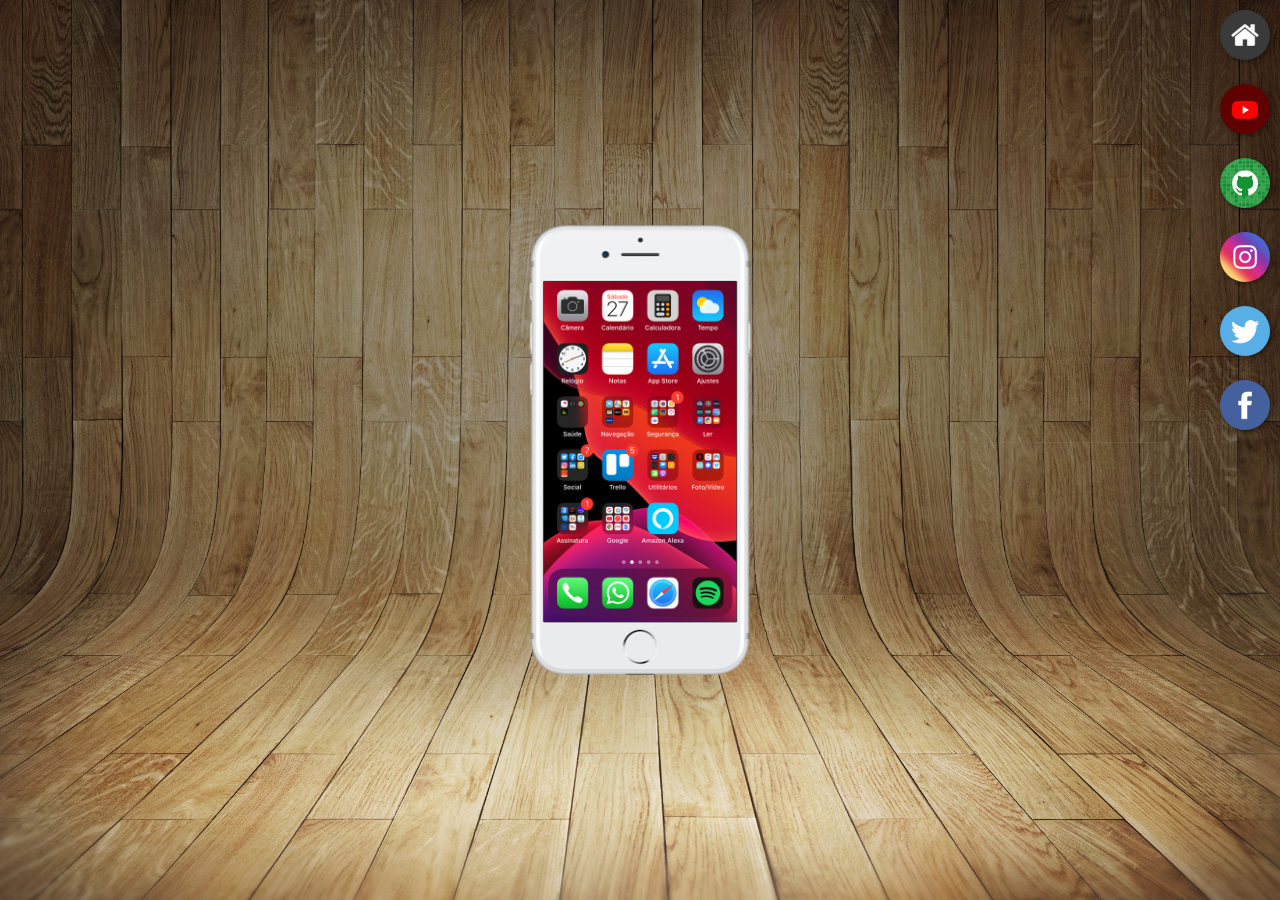
<file: index.html>
<!DOCTYPE html>
<html lang="pt-br">
<head>
    <meta charset="UTF-8">
    <meta name="viewport" content="width=device-width, initial-scale=1.0">
    <title>Projetos redes sociais</title>
    <link rel="shortcut icon" href="favicon.ico" type="image/x-icon">
    <link rel="stylesheet" href="estilos/style.css">
</head>
<body>
    <main>
        <section id="telefone">
            <iframe src="home.html" name="tela" id="tela" frameborder="0"></iframe>
        </section>
        <section id="redes-sociais">
            <a href="home.html" target="tela"><img src="imagens/logo-home.jpg" alt="home"></a><br>
            <a href="youtube.html" target="tela"><img src="imagens/logo-youtube.jpg" alt="youtube"></a><br>
            <a href="github.html" target="tela"><img src="imagens/logo-github.jpg" alt="Github"></a><br>
            <a href="instagram.html" target="tela"><img src="imagens/logo-instagram.jpg" alt="Instagram"></a><br>
            <a href="twitter.html" target="tela"><img src="imagens/logo-twitter.jpg" alt="Twitter"></a><br>
            <a href="facebook.html" target="tela"><img src="imagens/logo-facebook.jpg" alt="Facebook"></a>
        </section>
    </main>
</body>
</html>
</file>
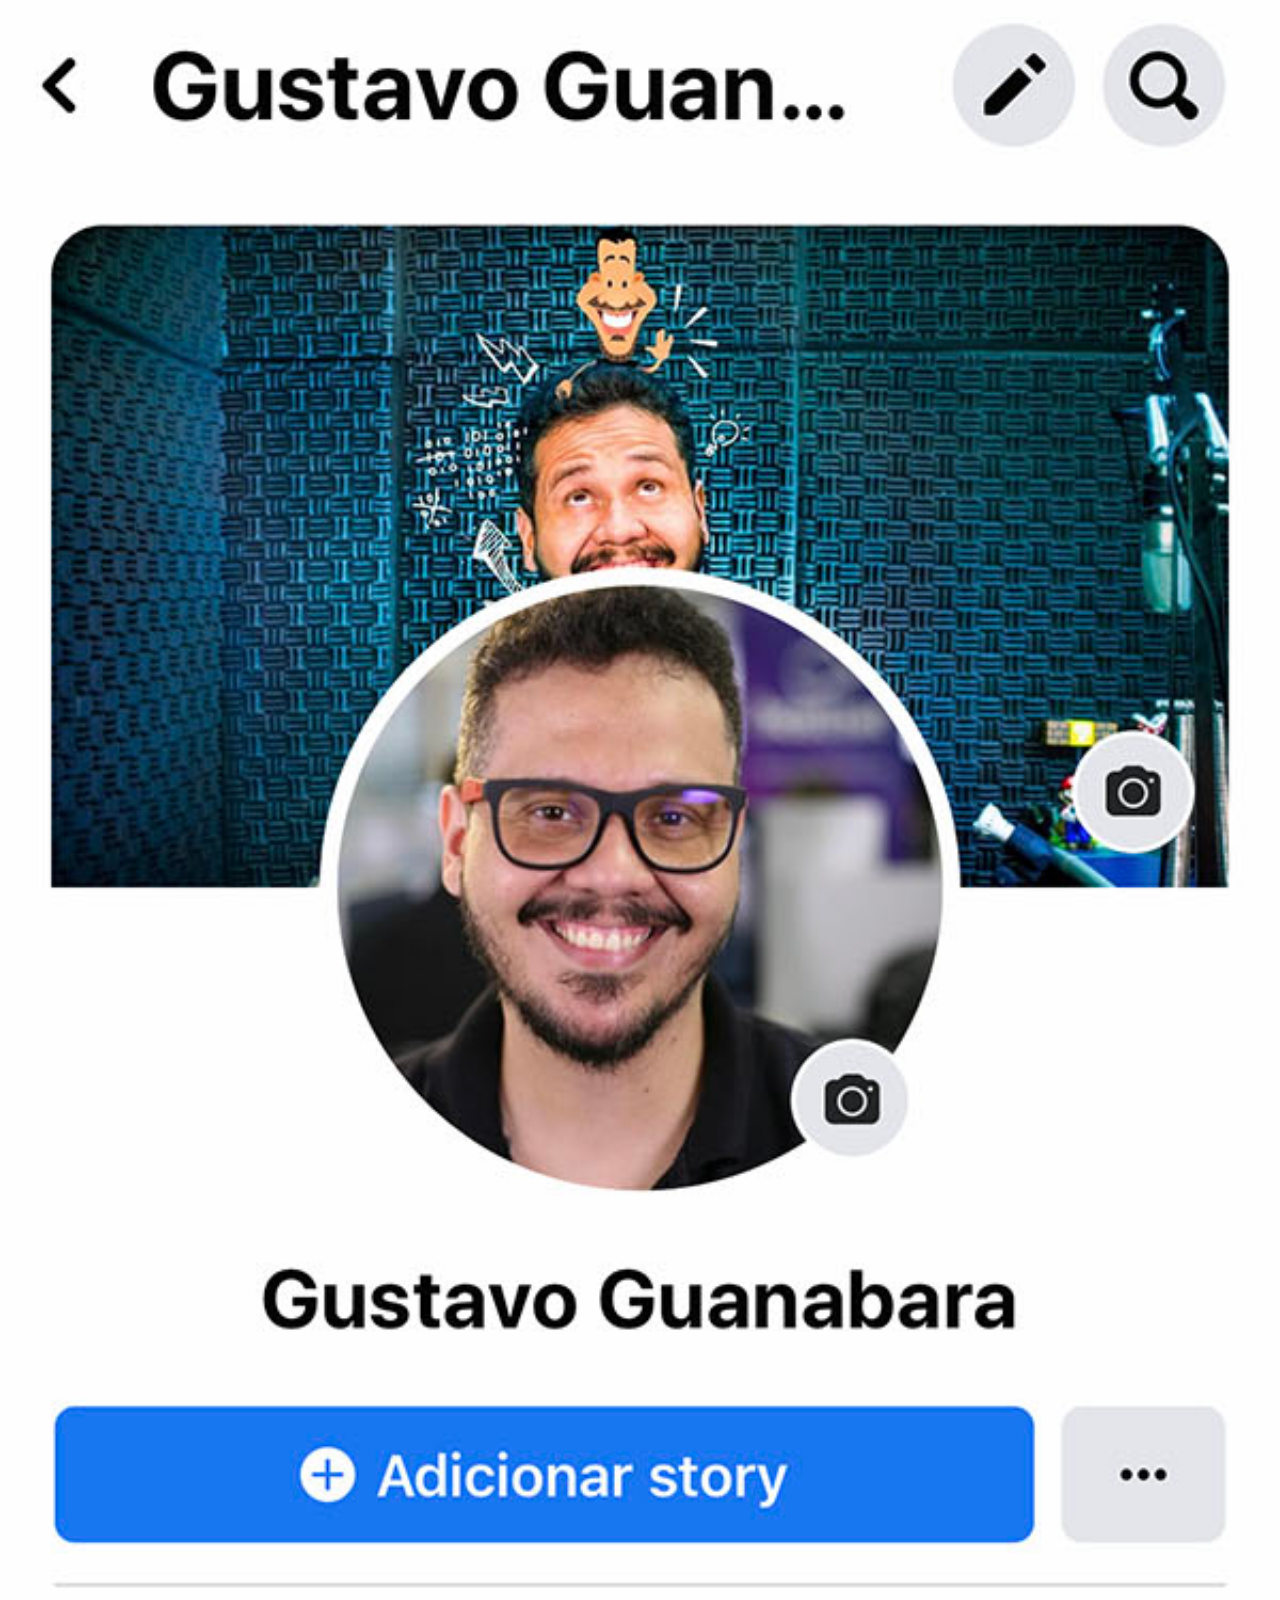
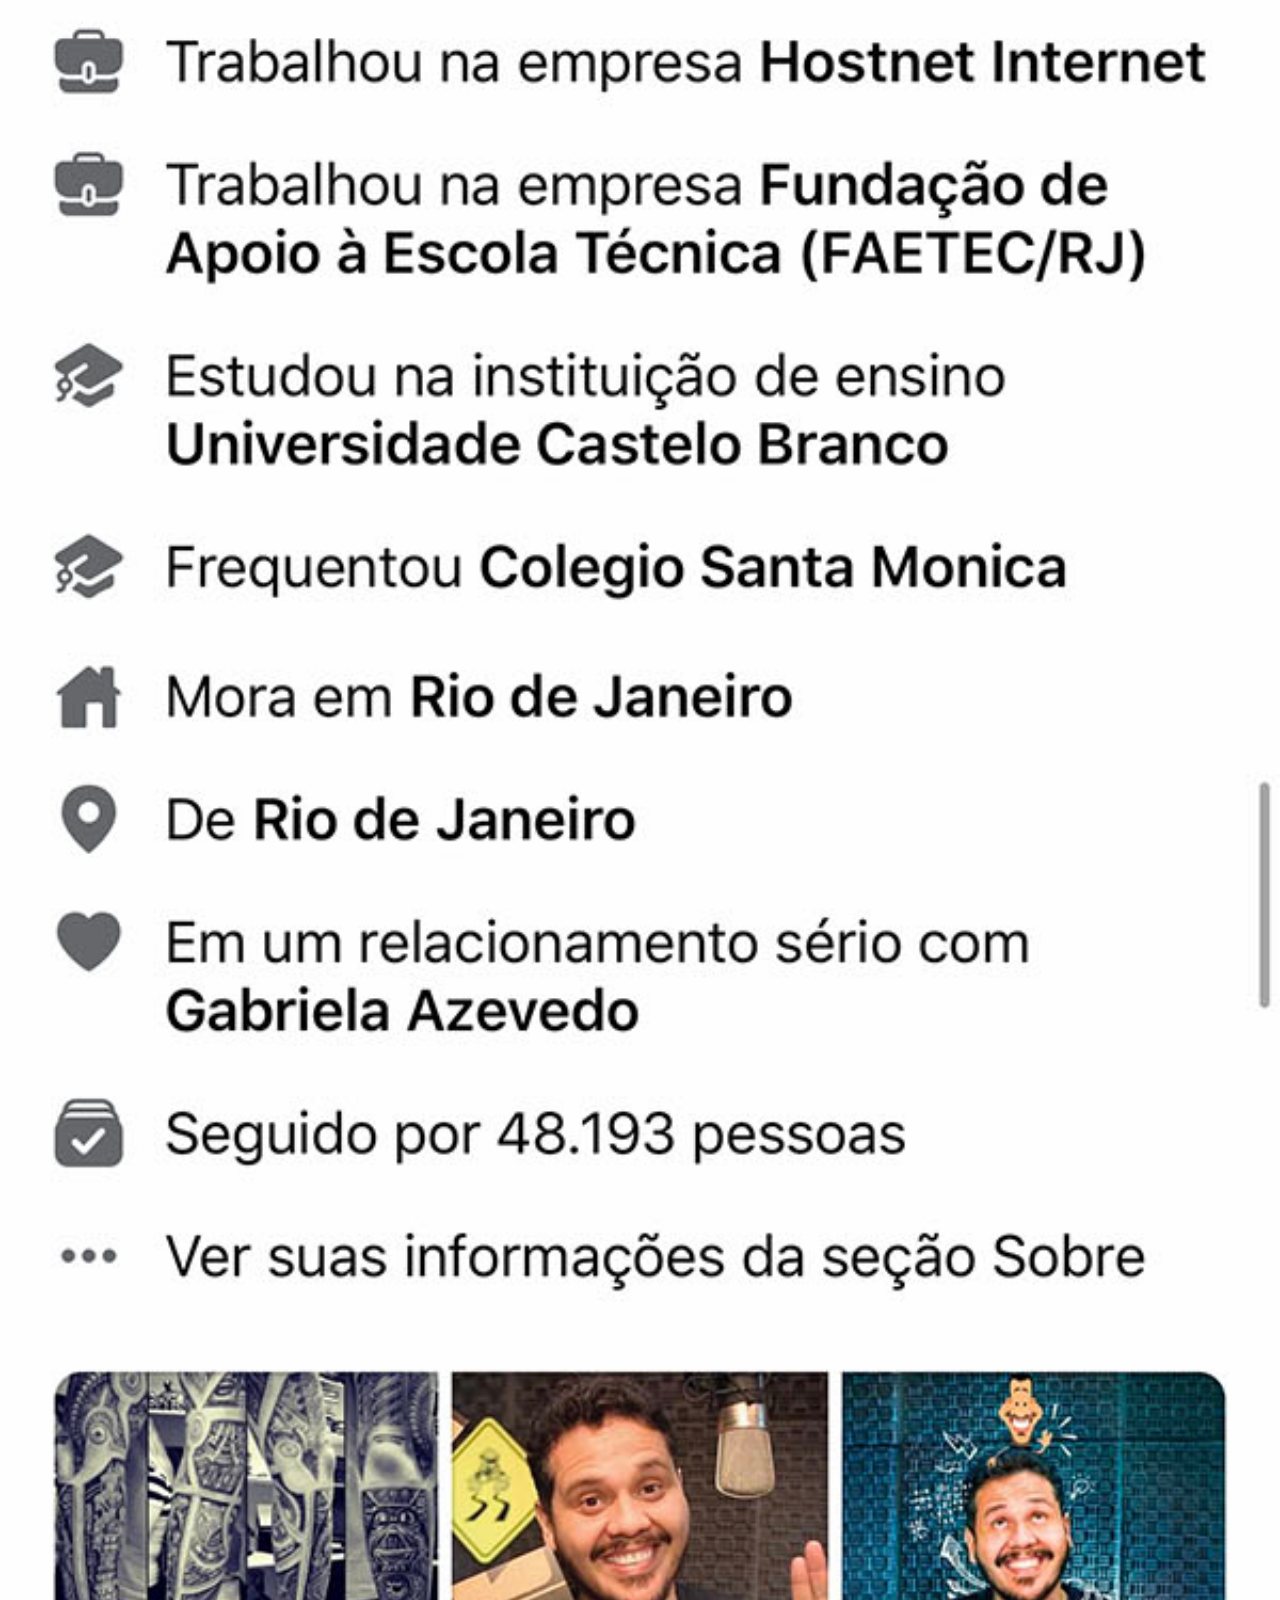
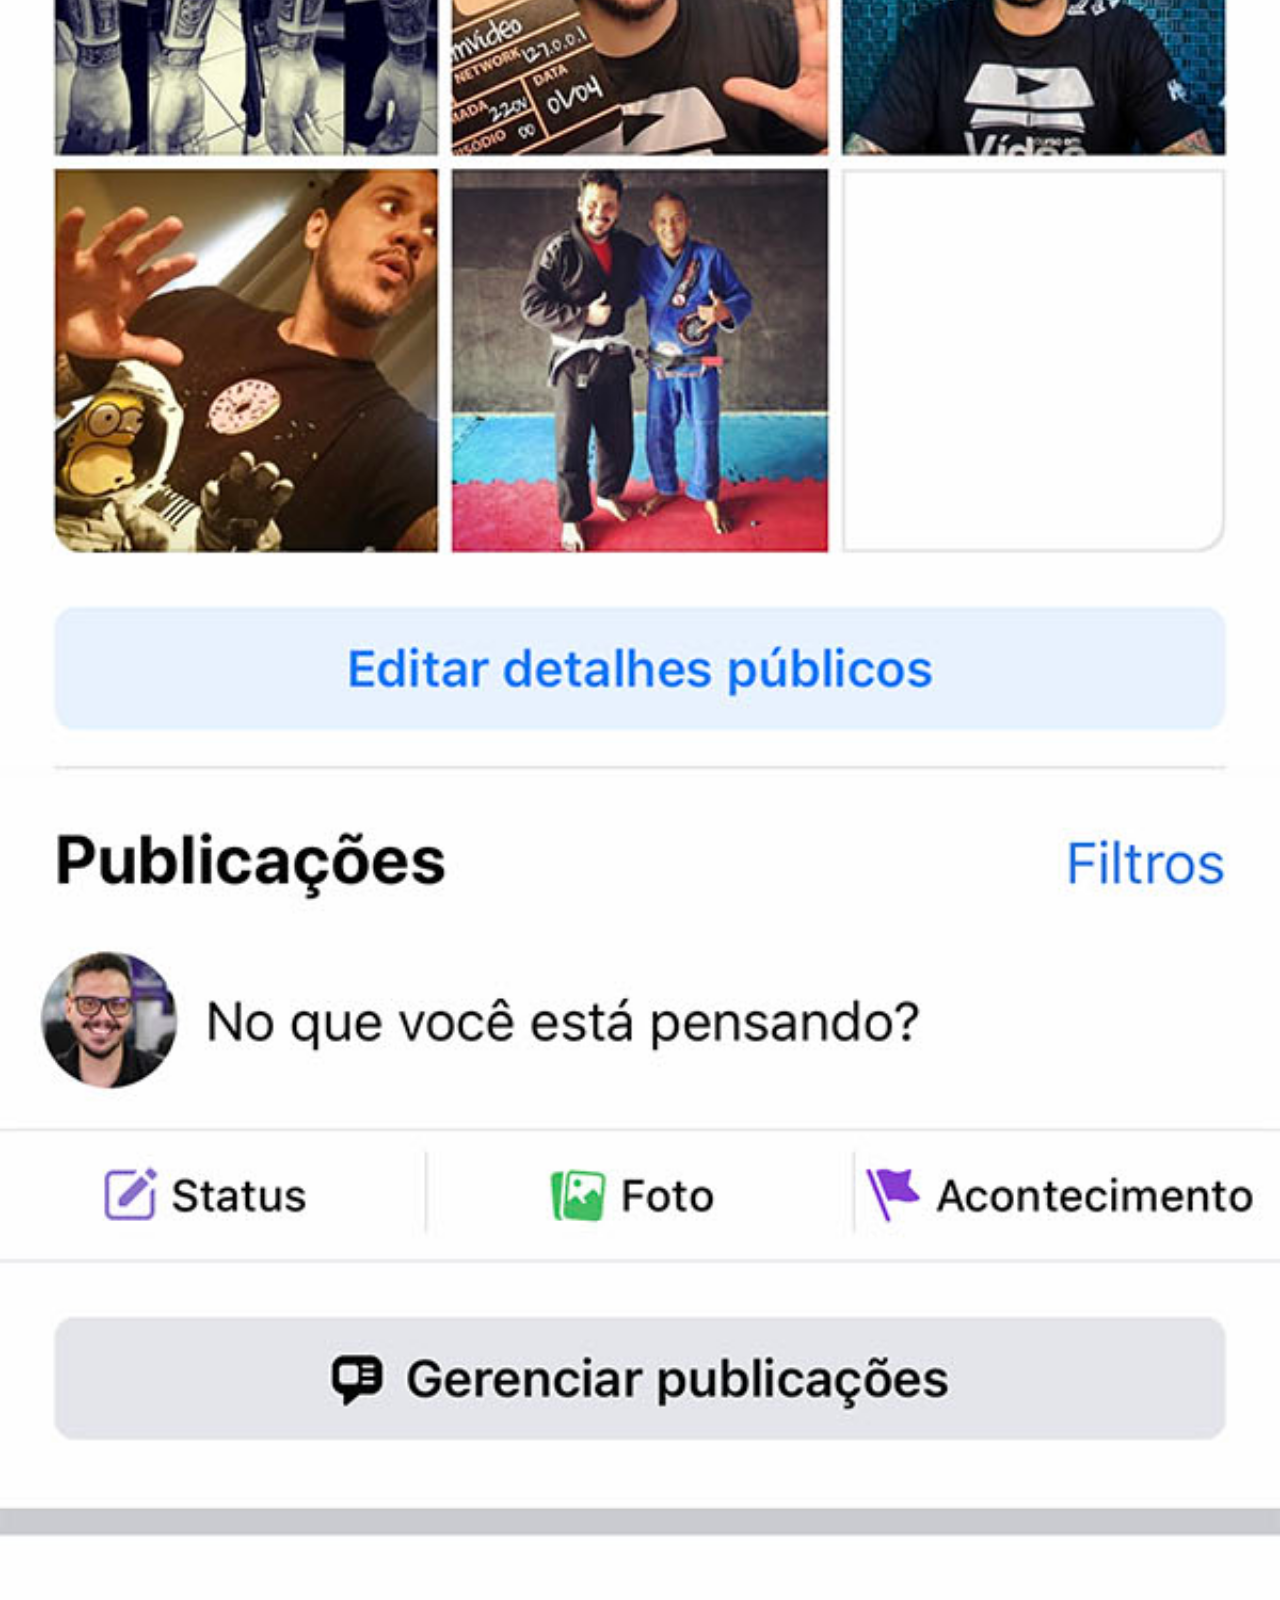
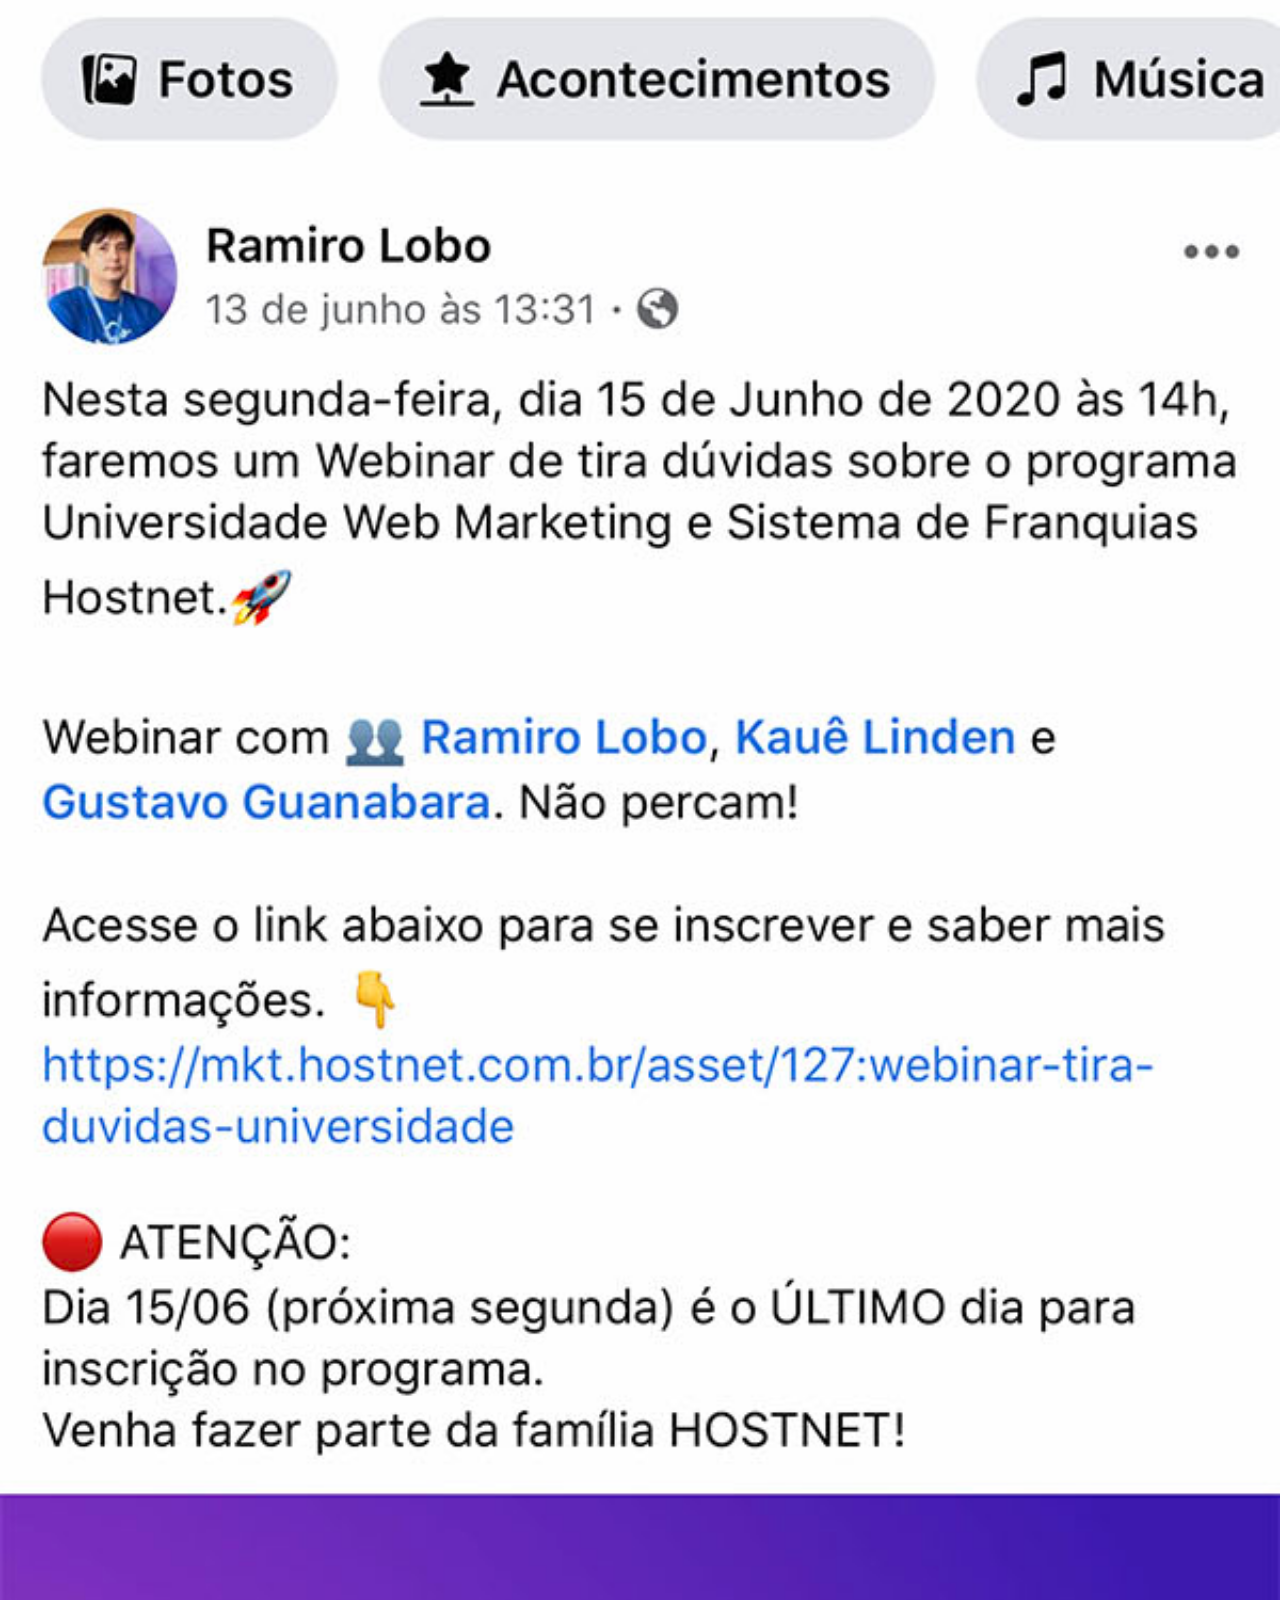
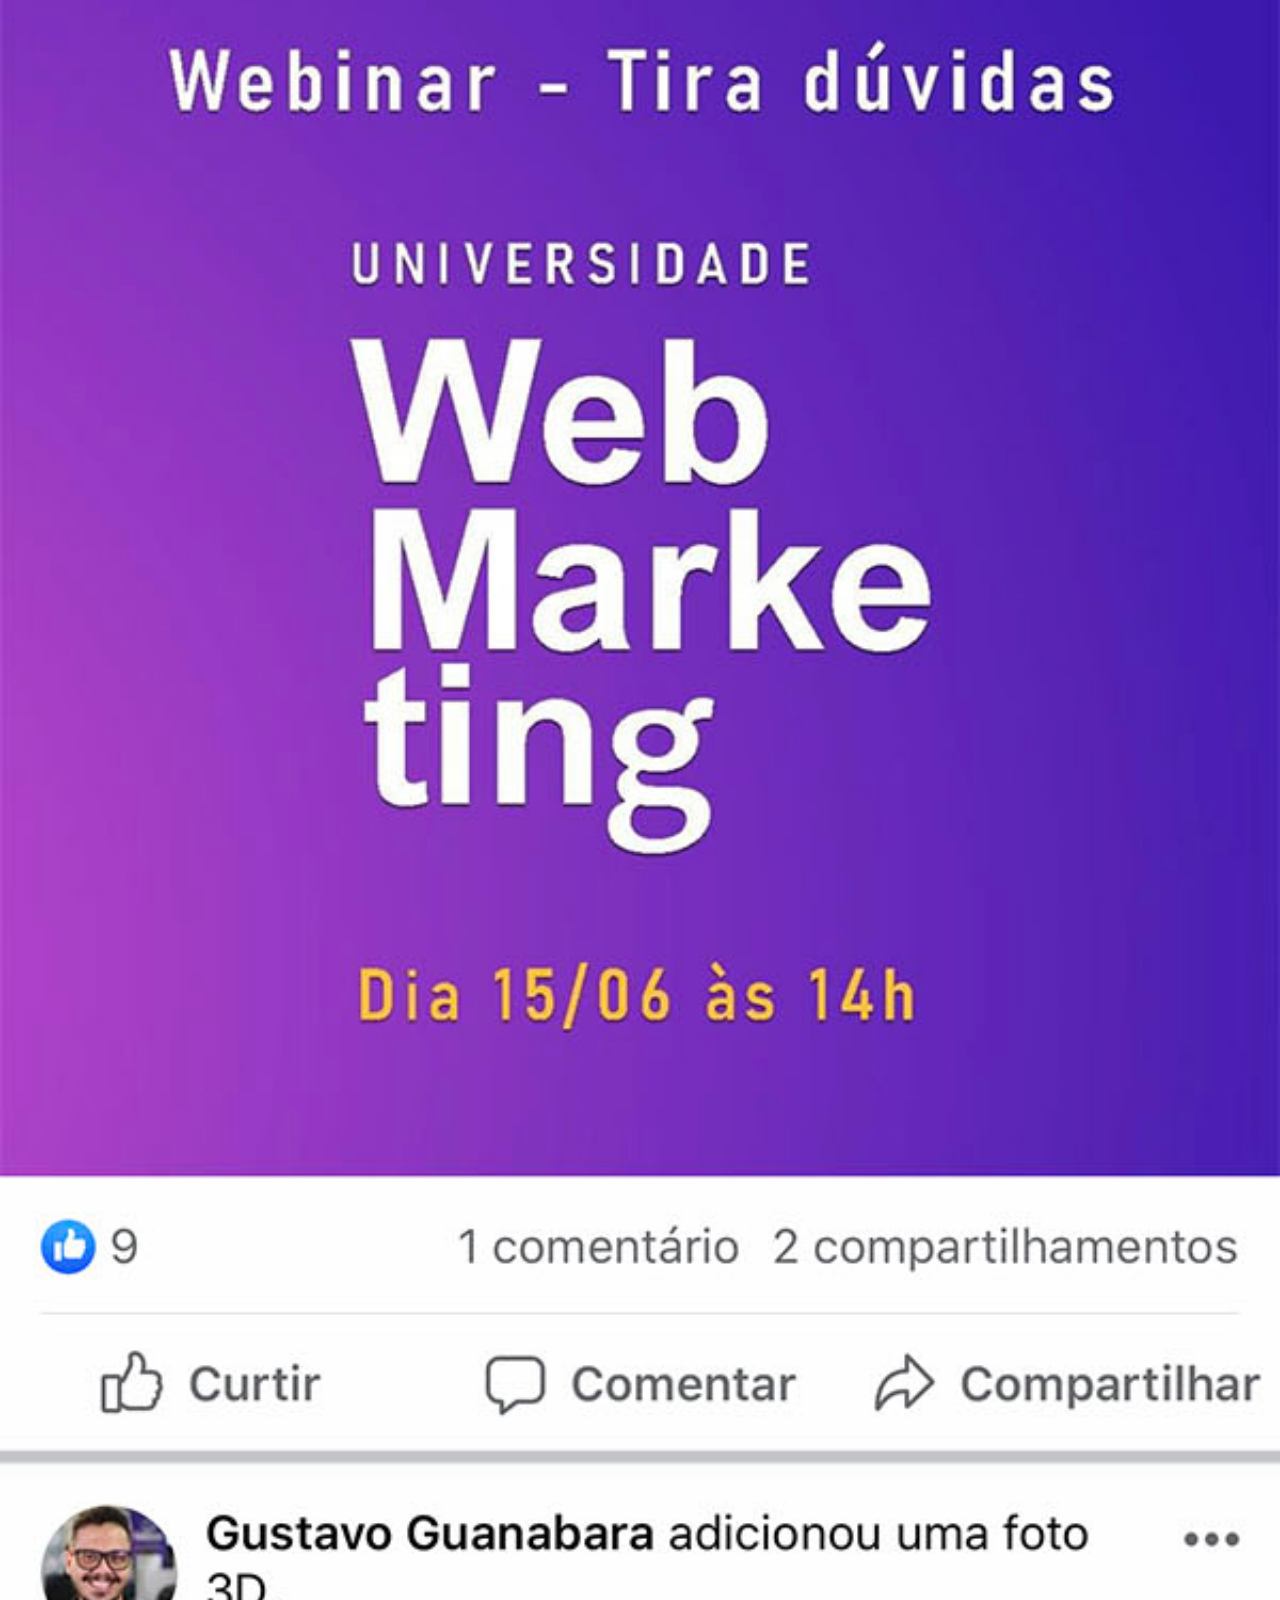
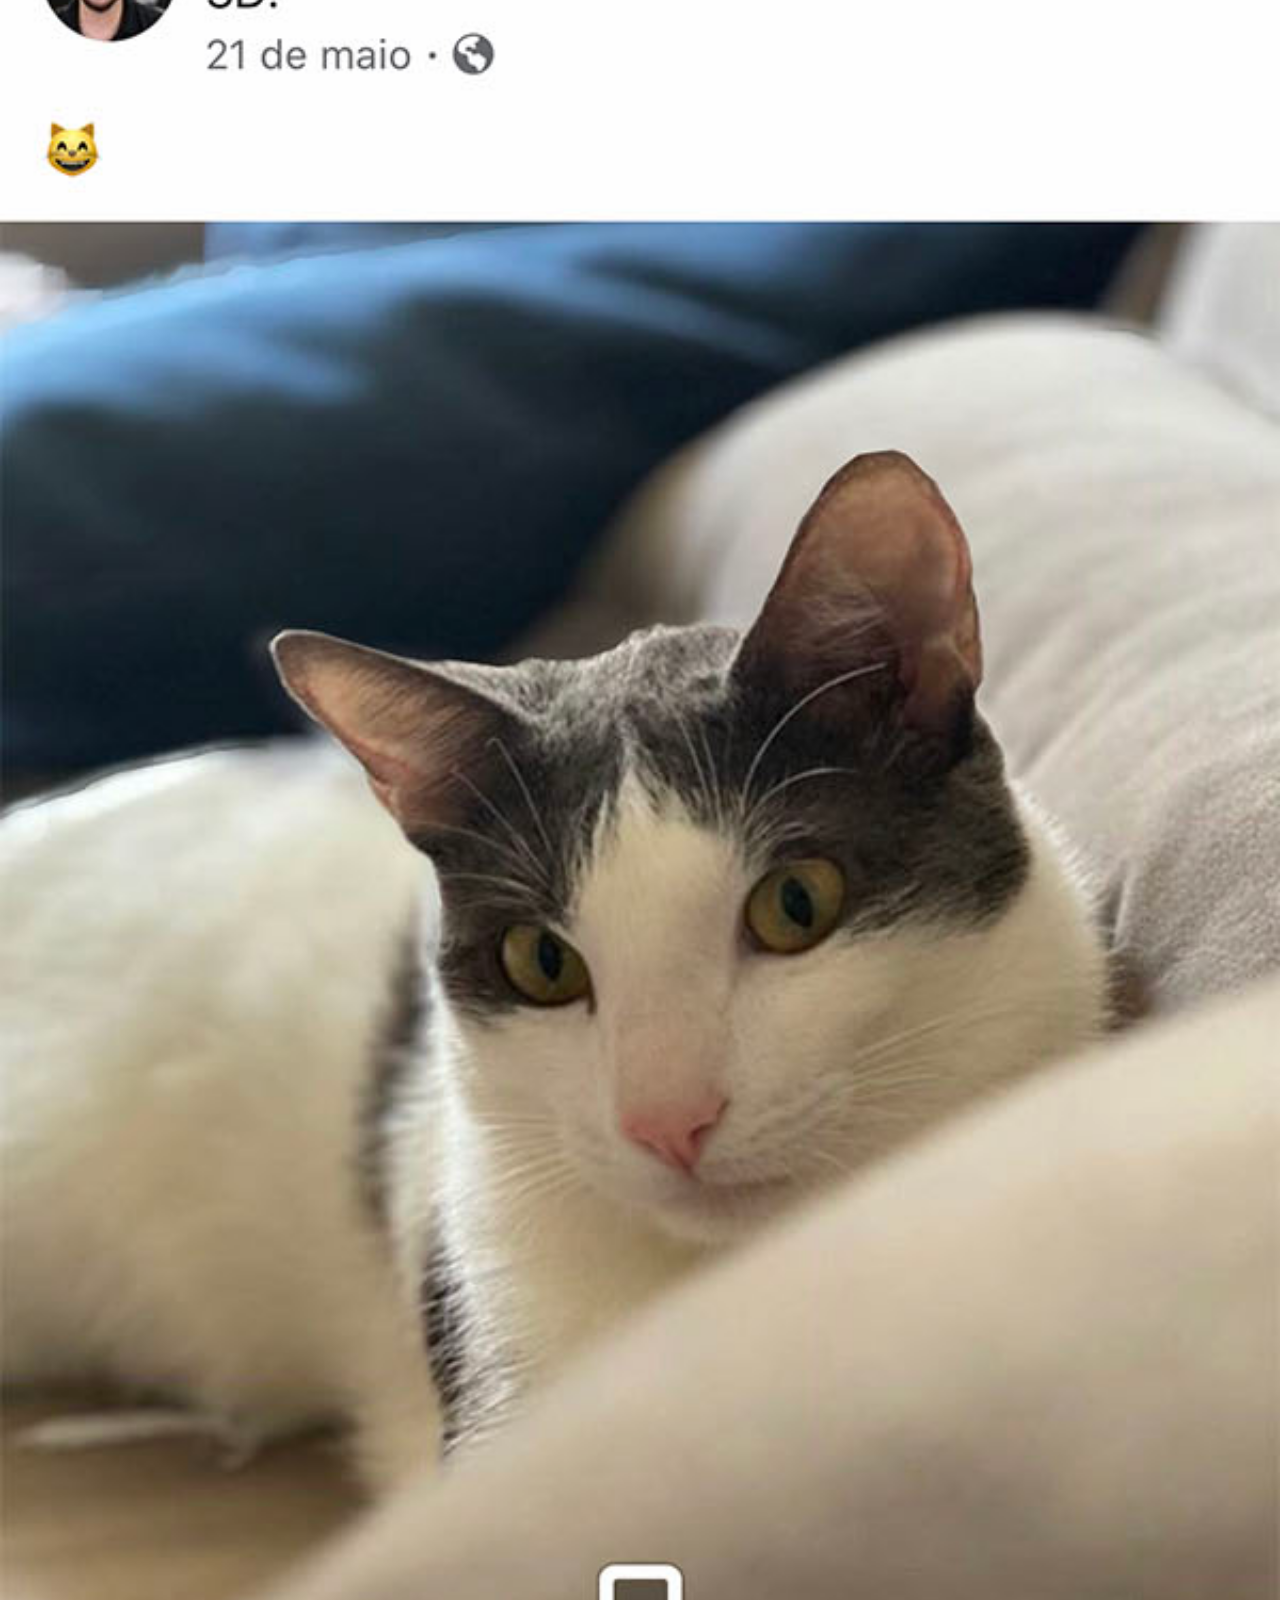
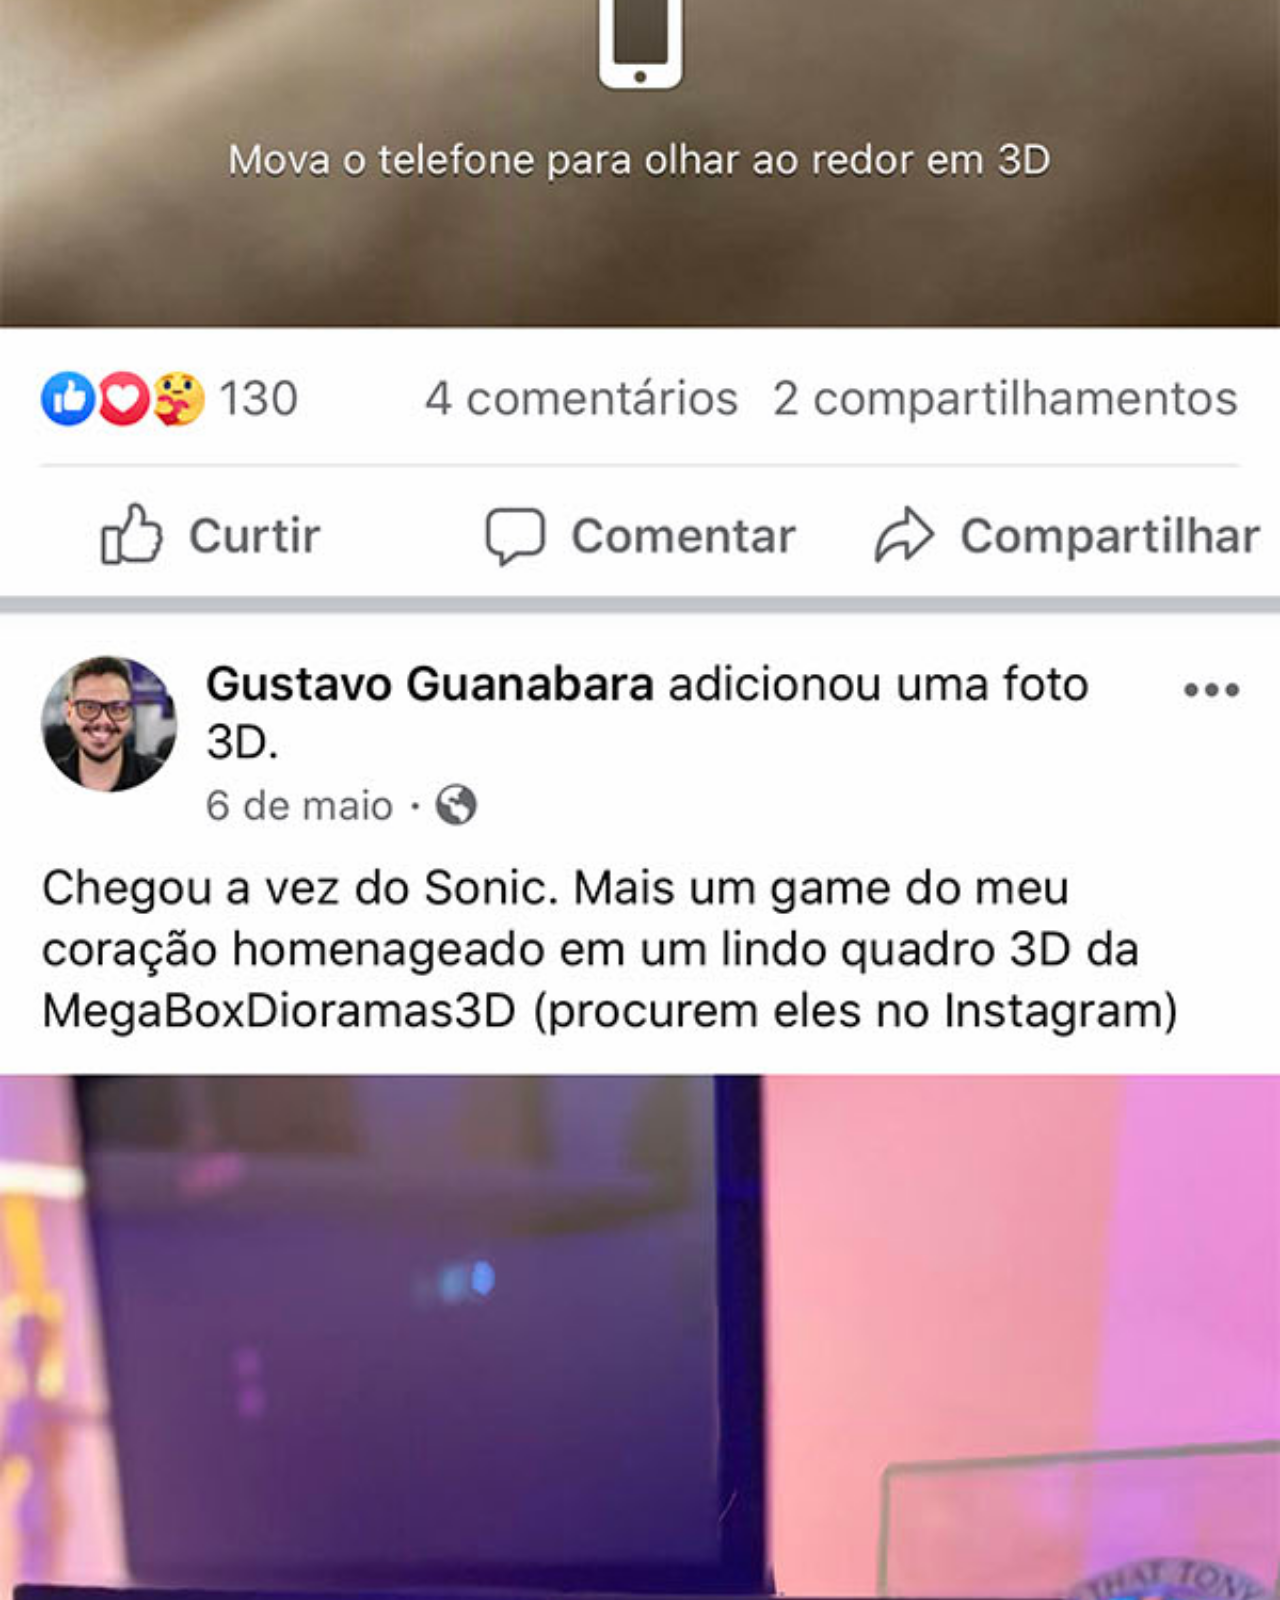
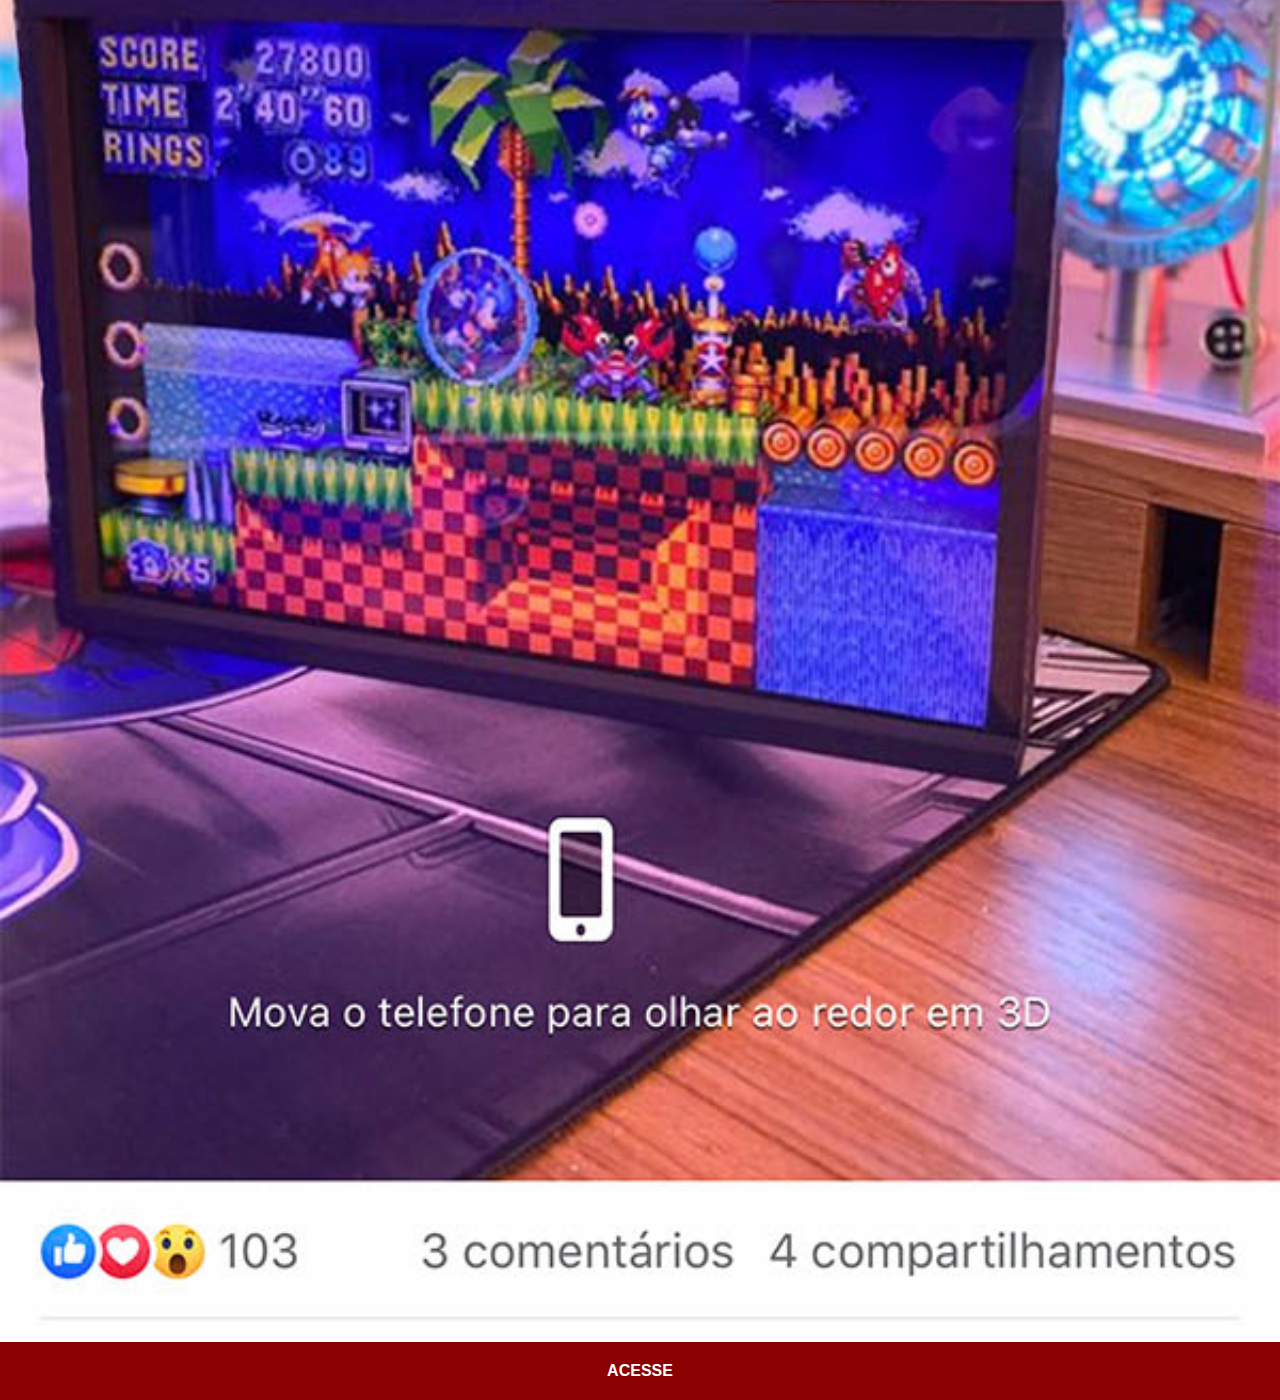
<file: facebook.html>
<!DOCTYPE html>
<html lang="pt-br">
<head>
    <meta charset="UTF-8">
    <meta name="viewport" content="width=device-width, initial-scale=1.0">
    <title>Facebook</title>
    <link rel="stylesheet" href="estilos/social.css">
</head>
<body>
    <img src="imagens/tela-facebook.jpg" alt="facebook">
    <a href="https://www.facebook.com/gustavoguanabara/?locale=zh_CN">ACESSE</a>
</body>
</html>
</file>
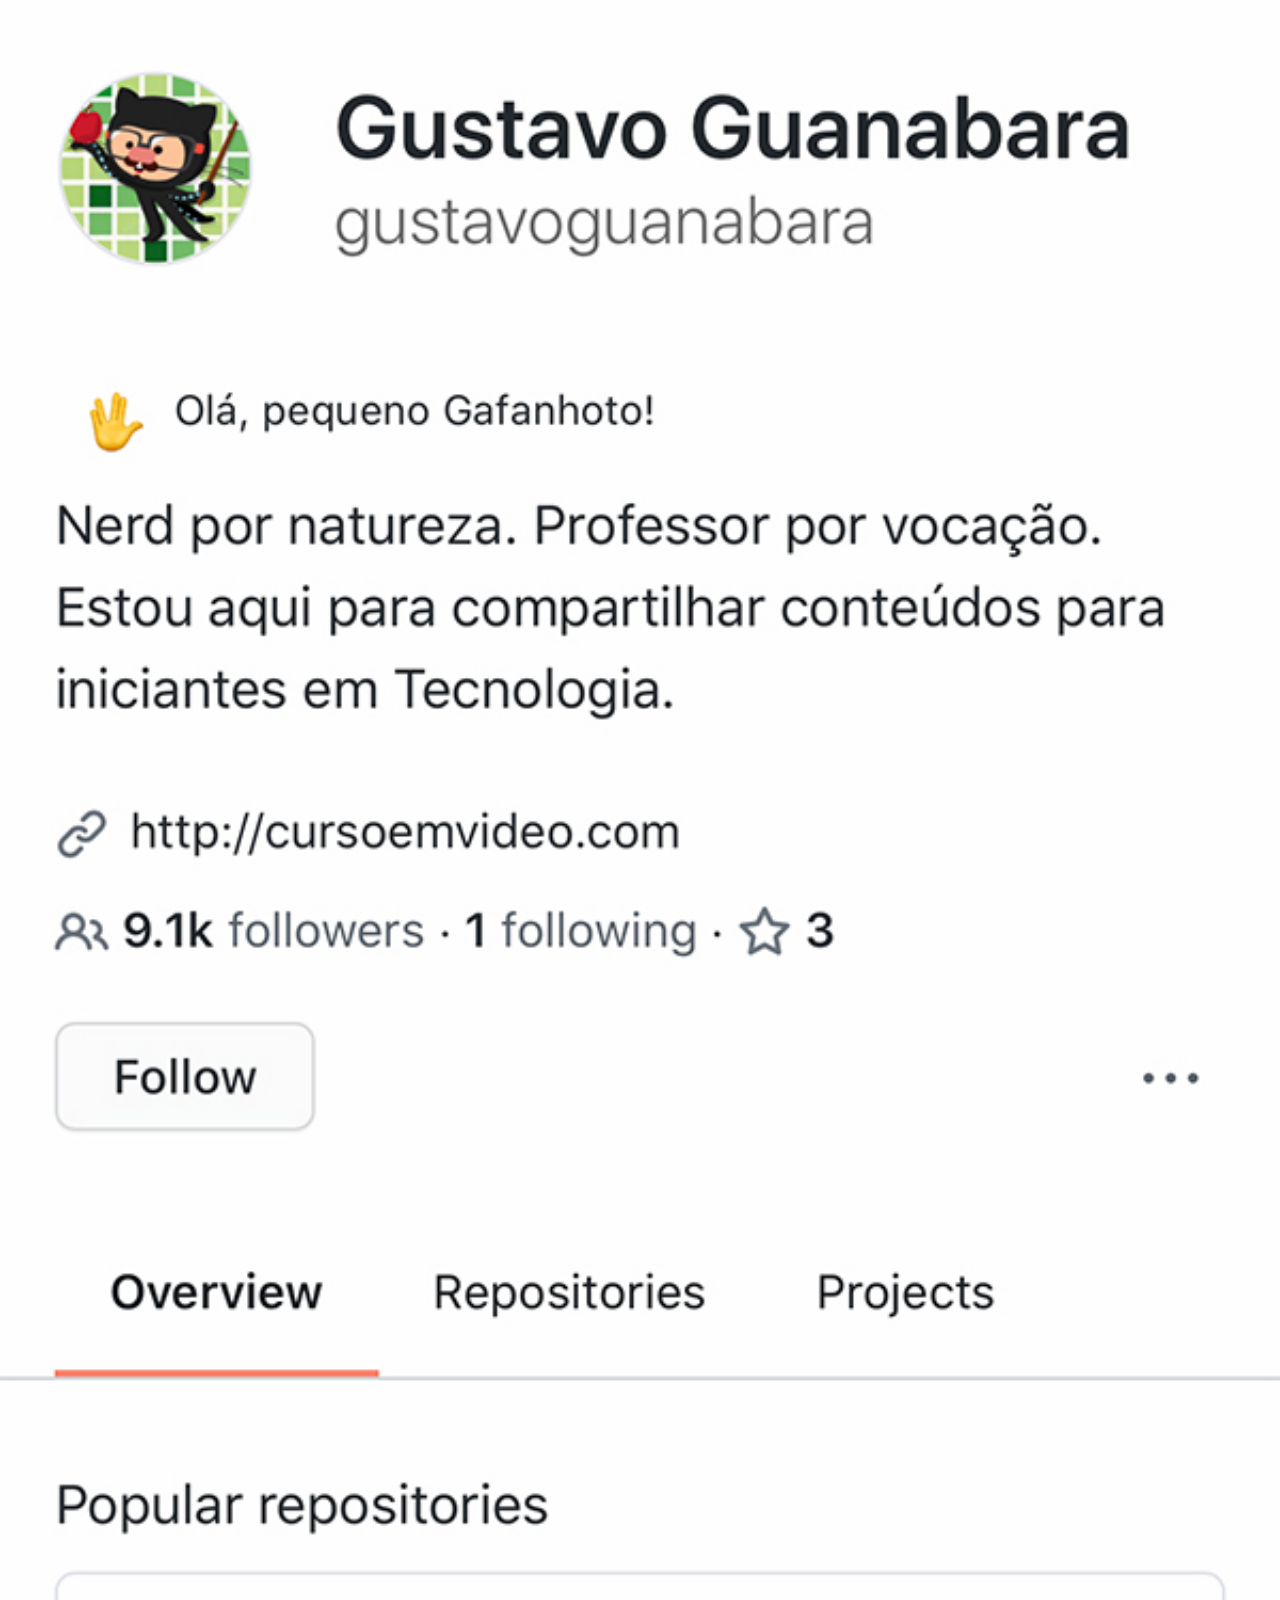
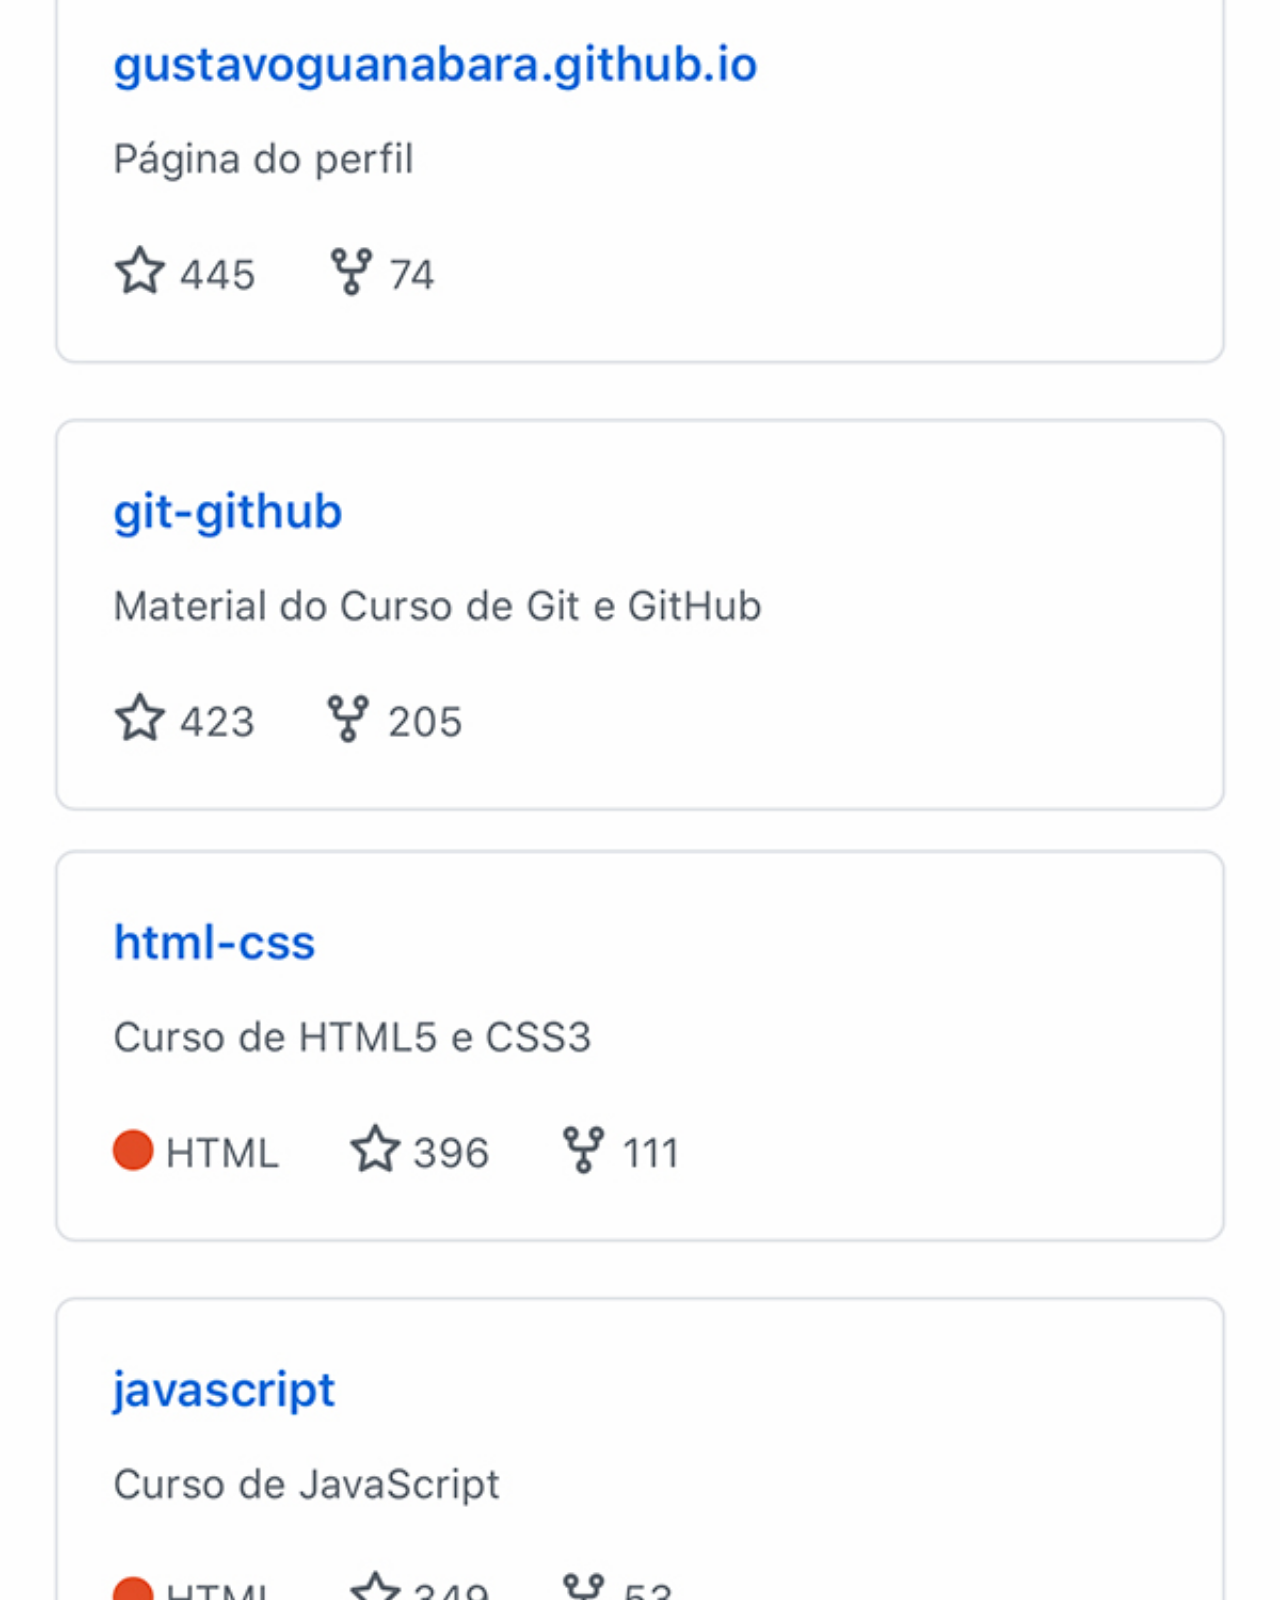
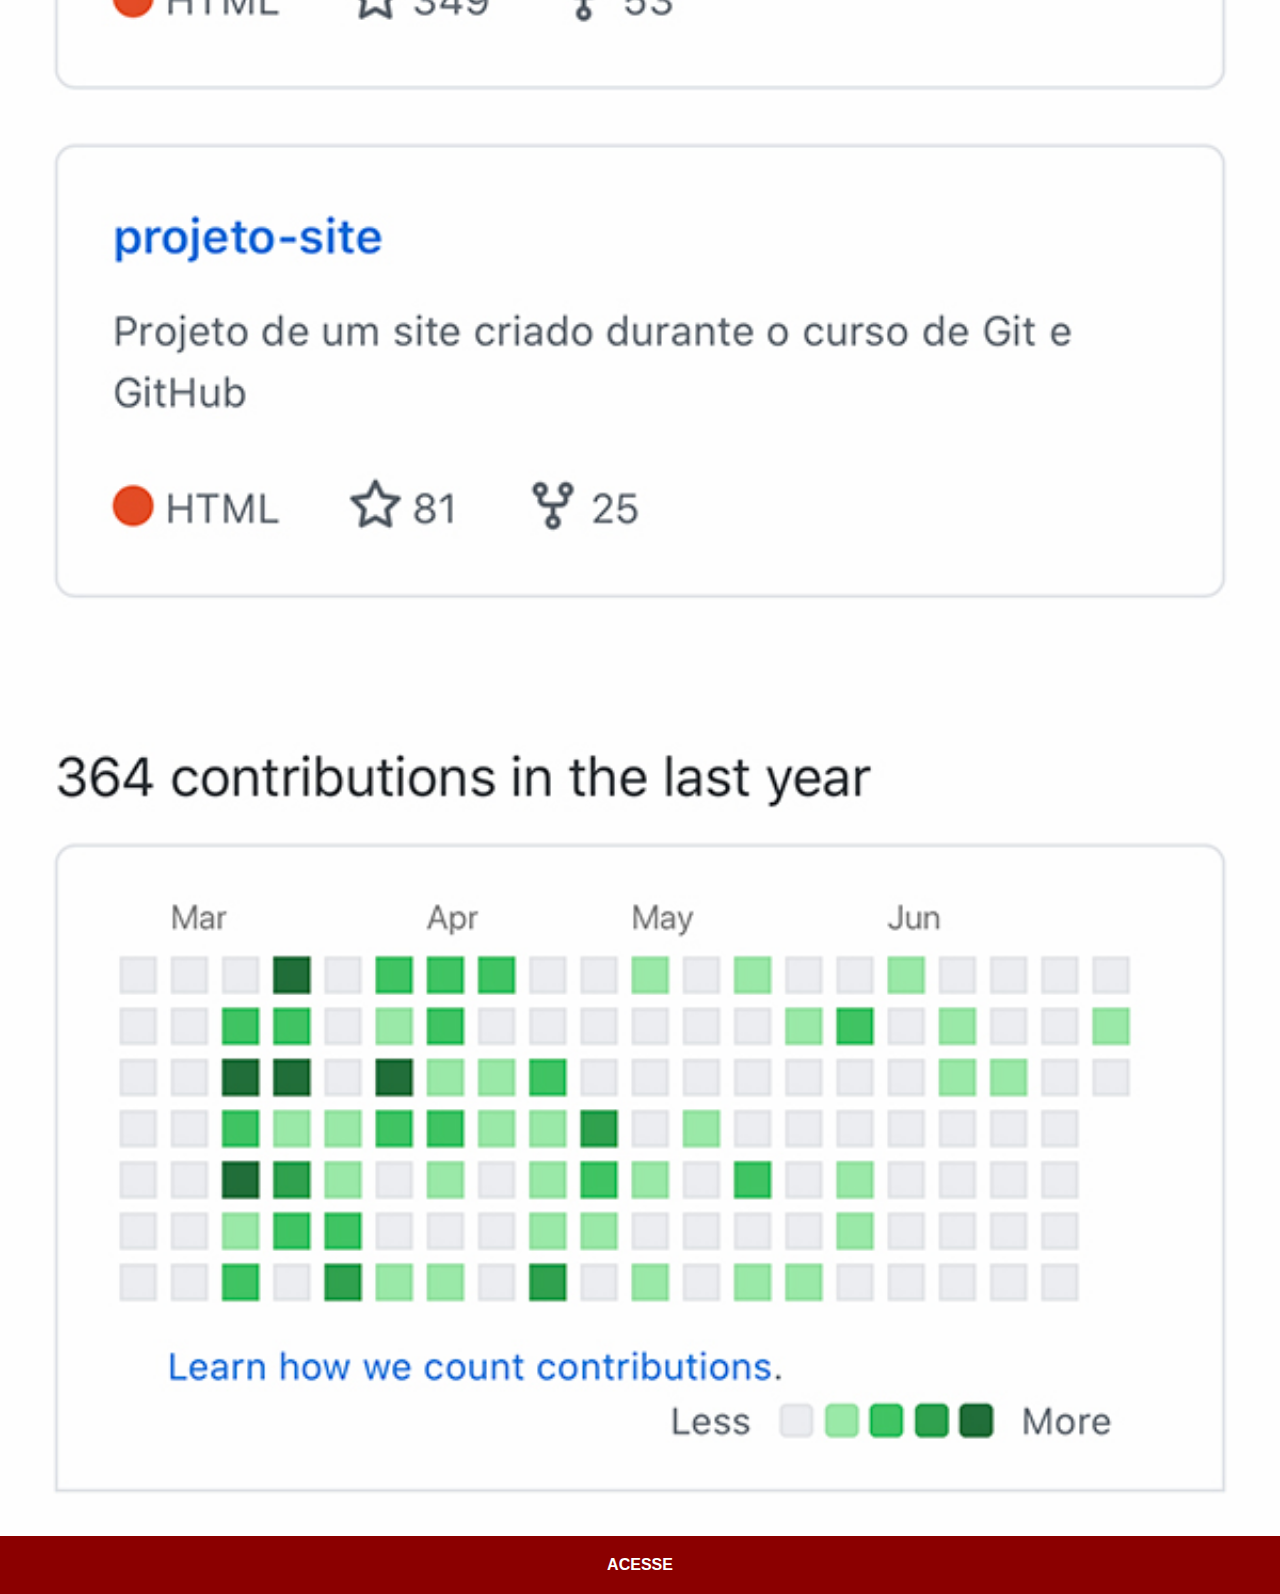
<file: github.html>
<!DOCTYPE html>
<html lang="pt-br">
<head>
    <meta charset="UTF-8">
    <meta name="viewport" content="width=device-width, initial-scale=1.0">
    <title>Document</title>
    <link rel="stylesheet" href="estilos/social.css">
</head>
<body>
    <img src="imagens/tela-github.jpg" alt="Github">
    <a href="https://gustavoguanabara.github.io/" target="_blank">ACESSE</a>
</body>
</html>
</file>
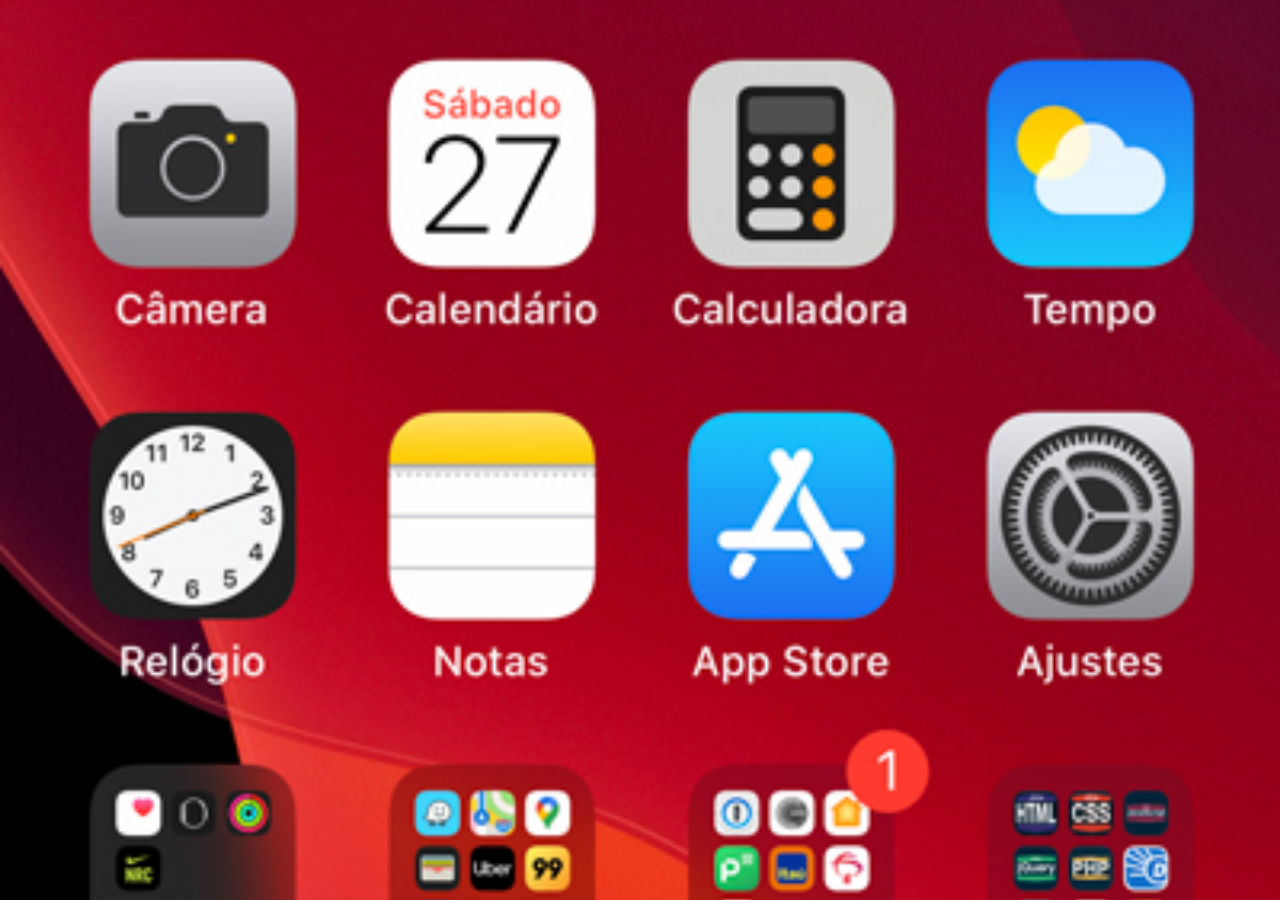
<file: home.html>
<!DOCTYPE html>
<html lang="pt-br">
<head>
    <meta charset="UTF-8">
    <meta name="viewport" content="width=device-width, initial-scale=1.0">
    <title>Home</title>
</head>
<style>
    * {
        margin: 0px;
        padding: 0px;
    }

    body {
        width: 100vw;
        height: 100vh;
        background: black url('imagens/tela-home.jpg') no-repeat top center;
        background-size: cover;
    }
</style>
<body>
    
</body>
</html>
</file>
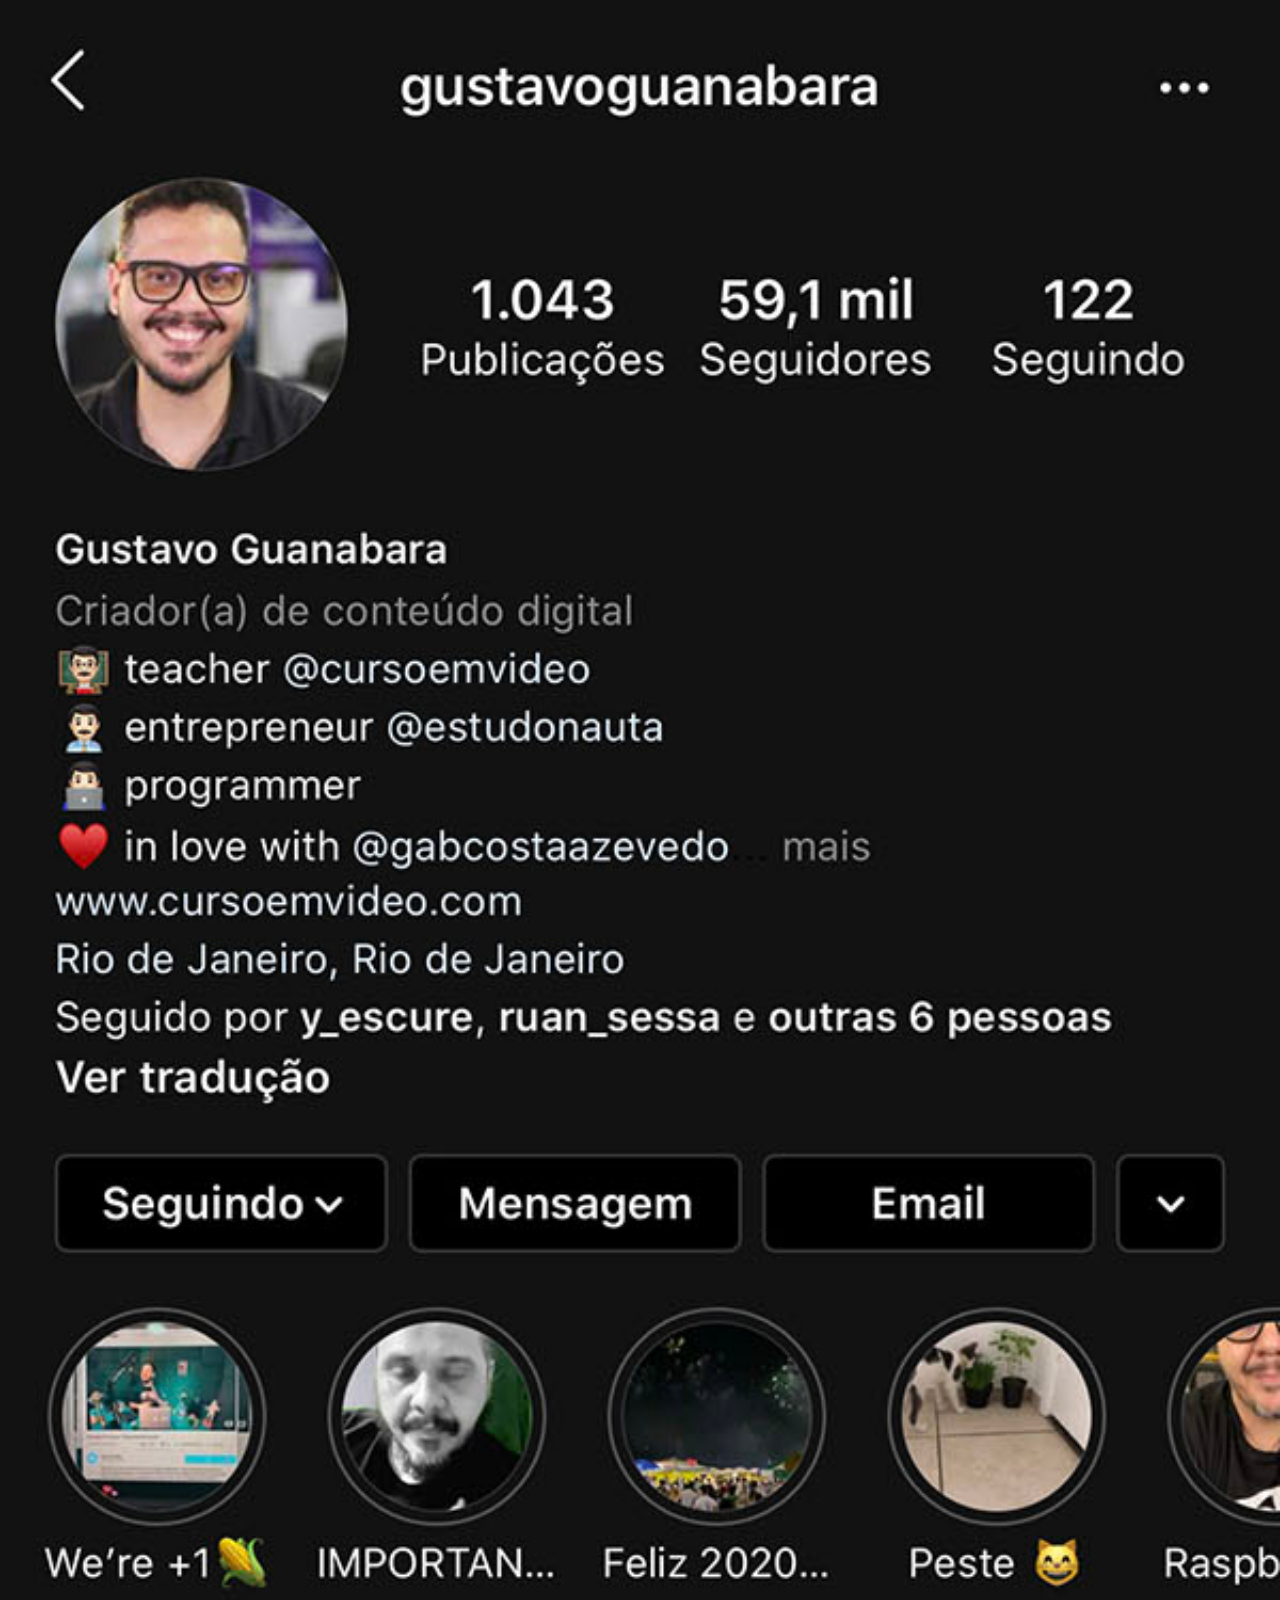
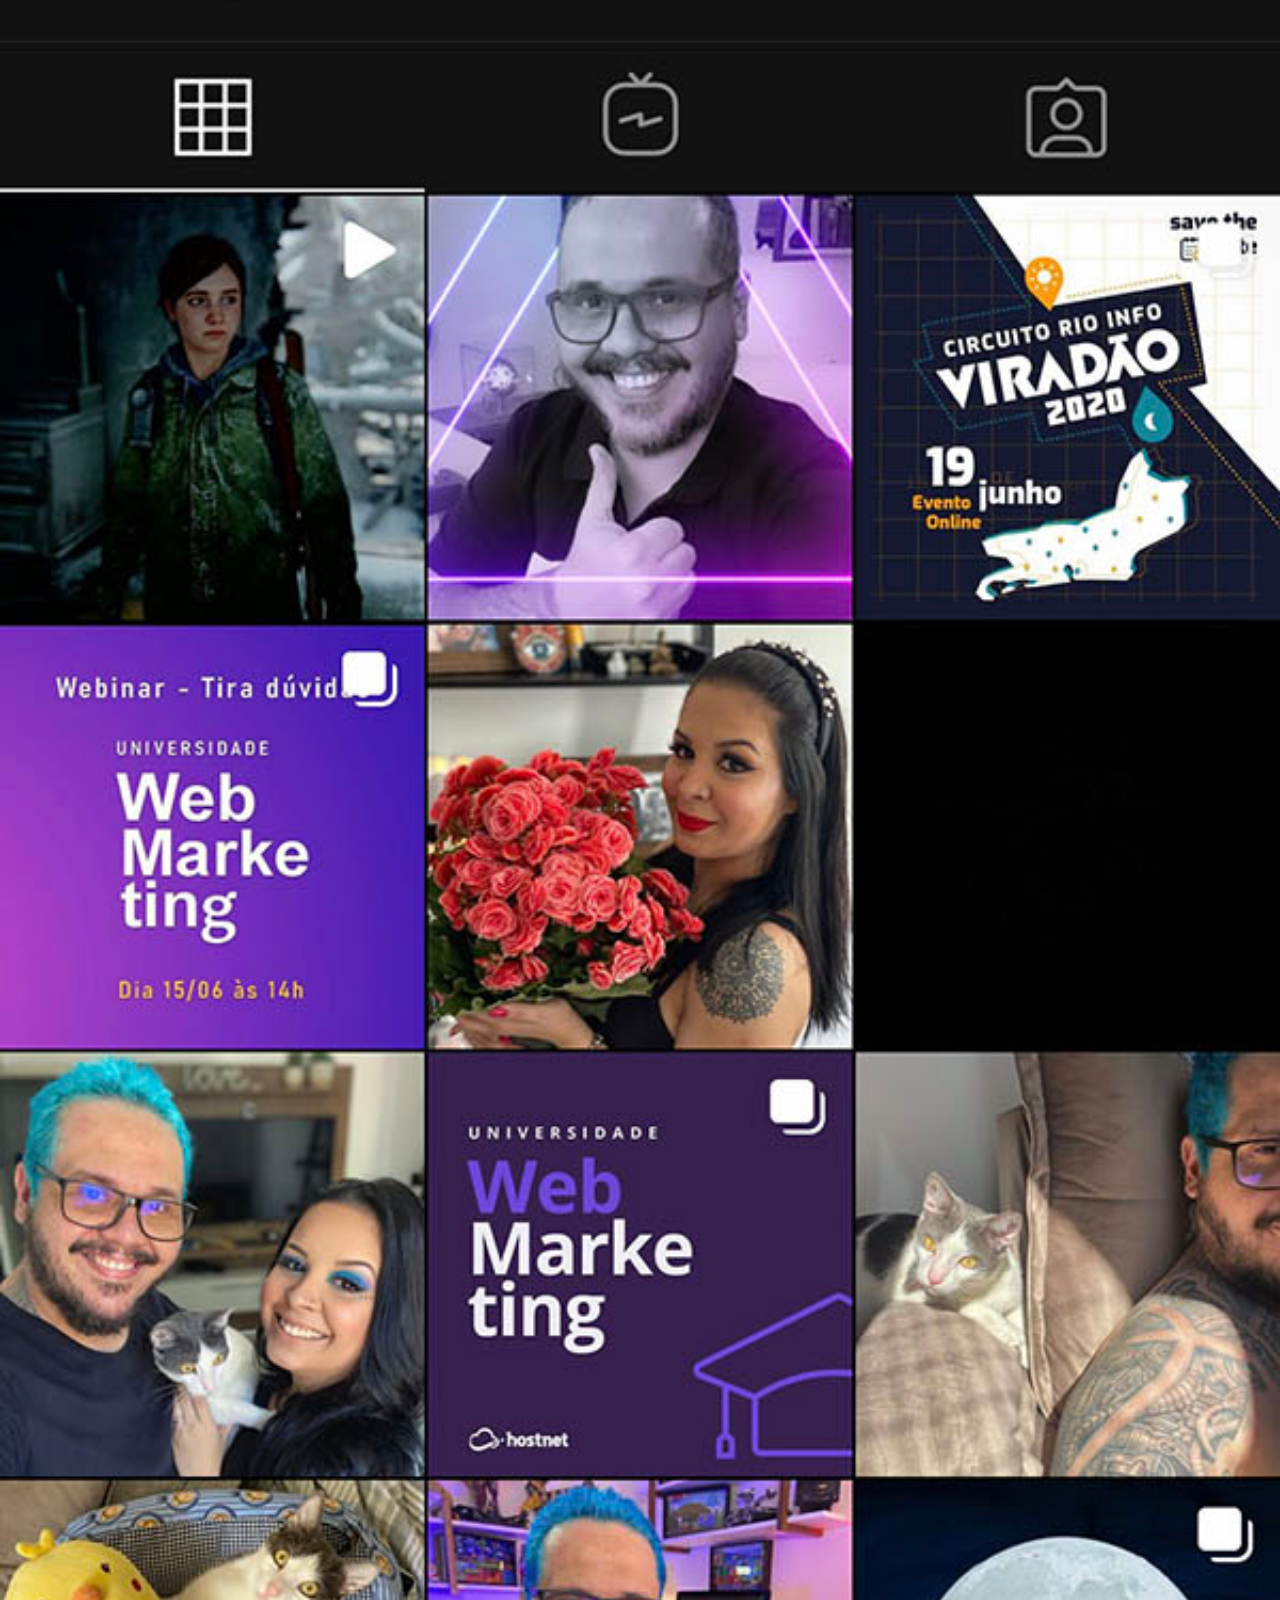
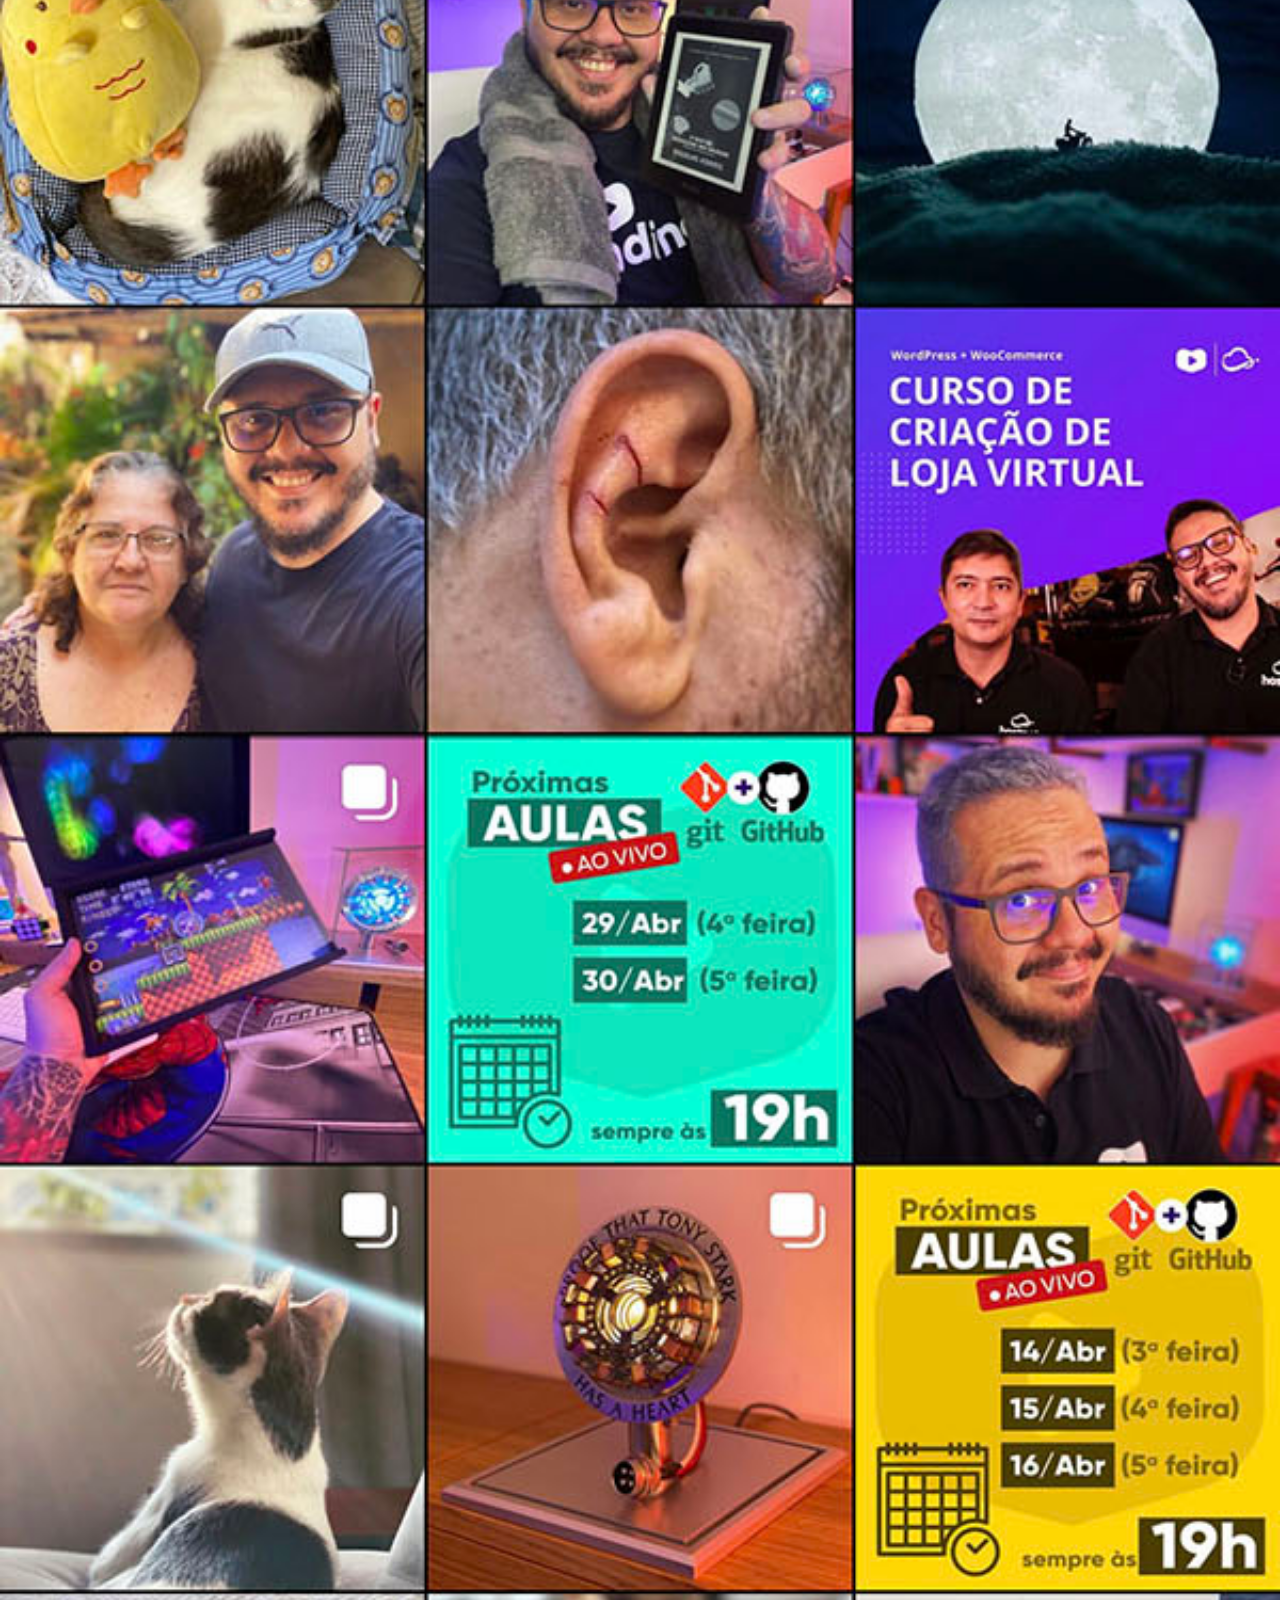
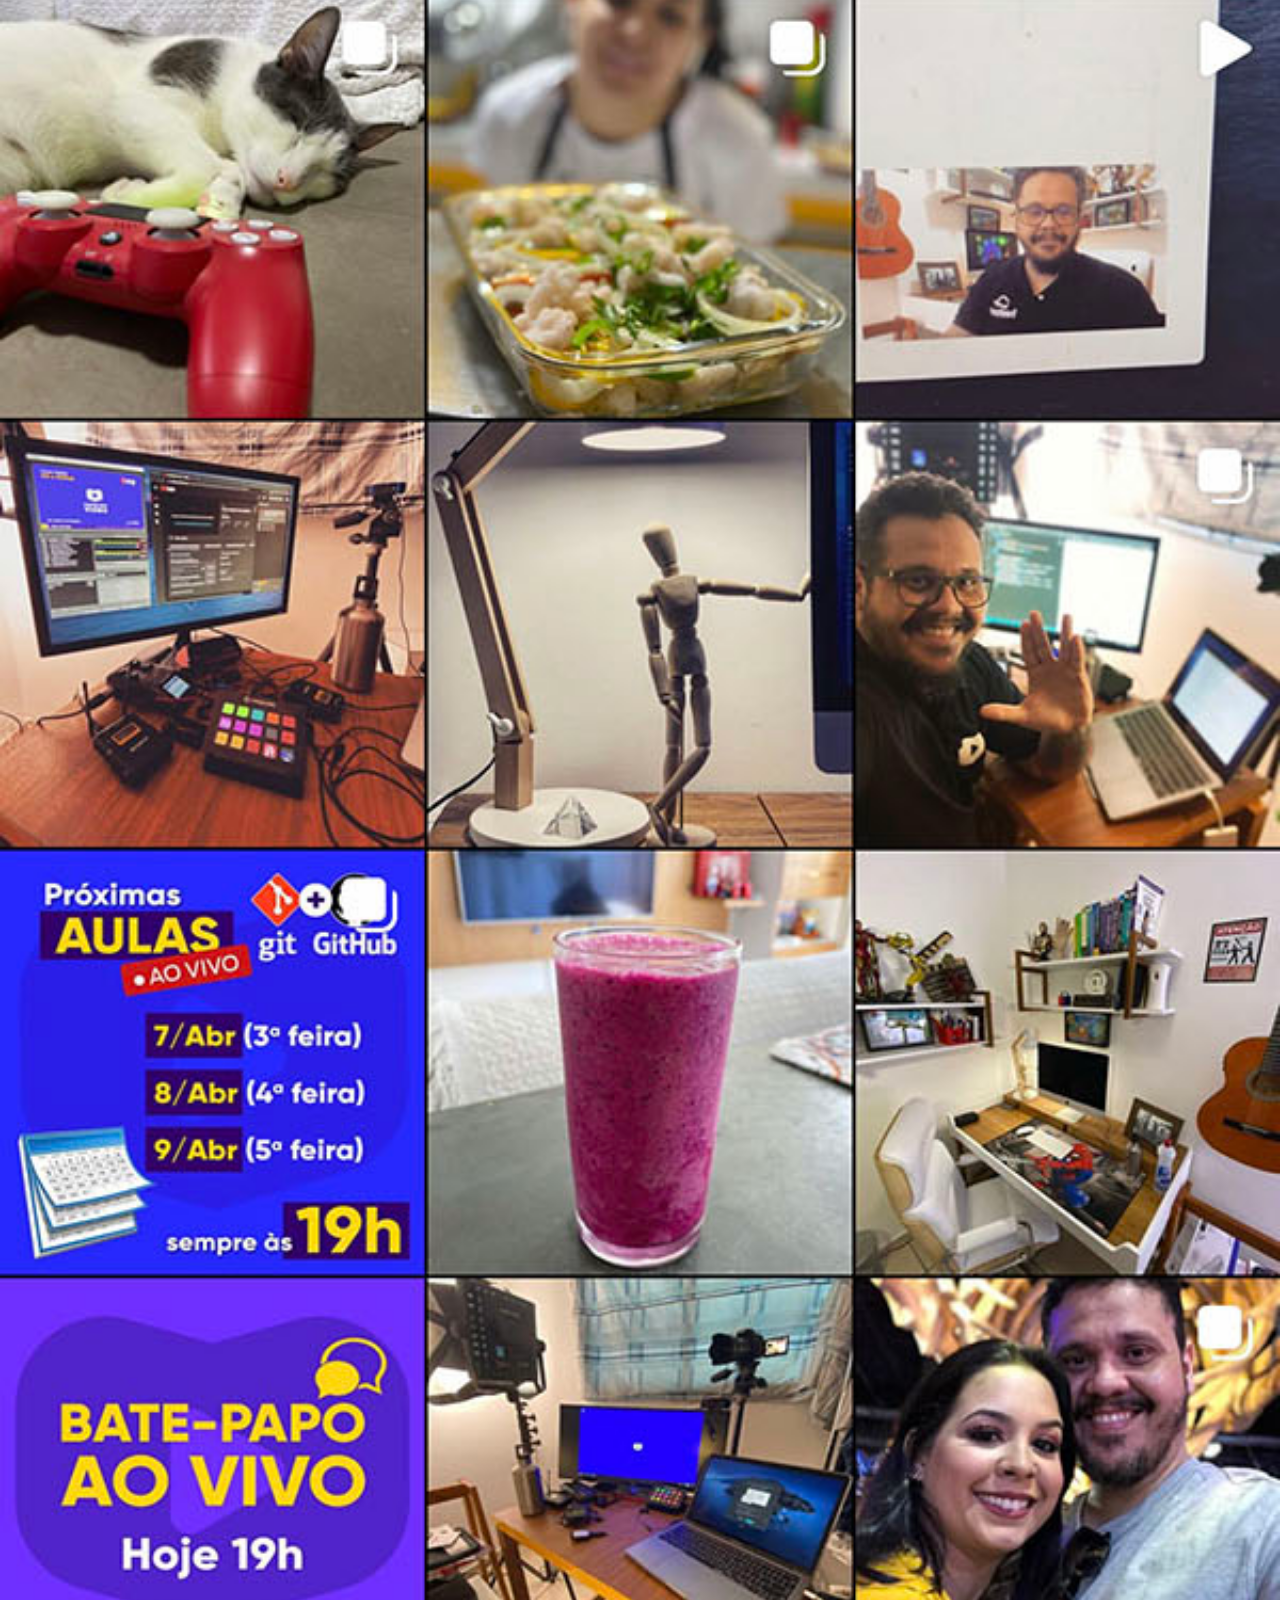
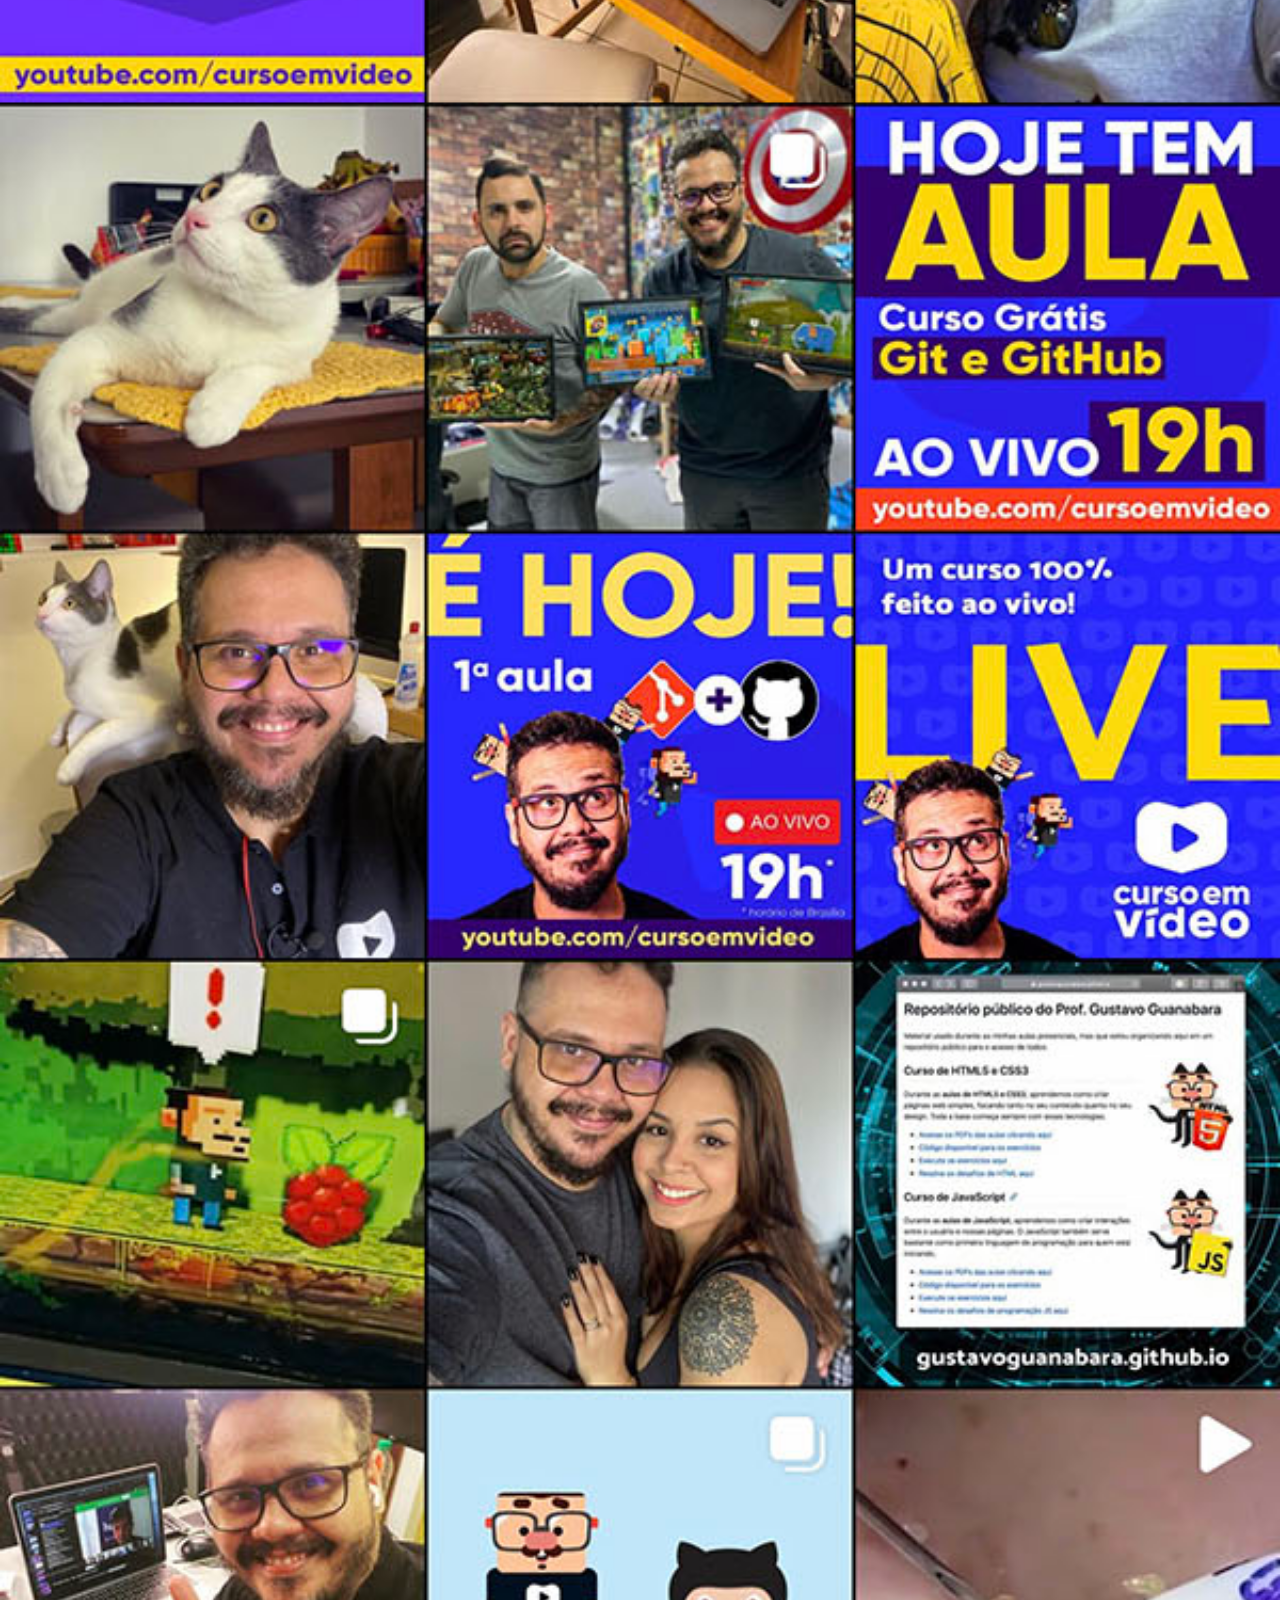
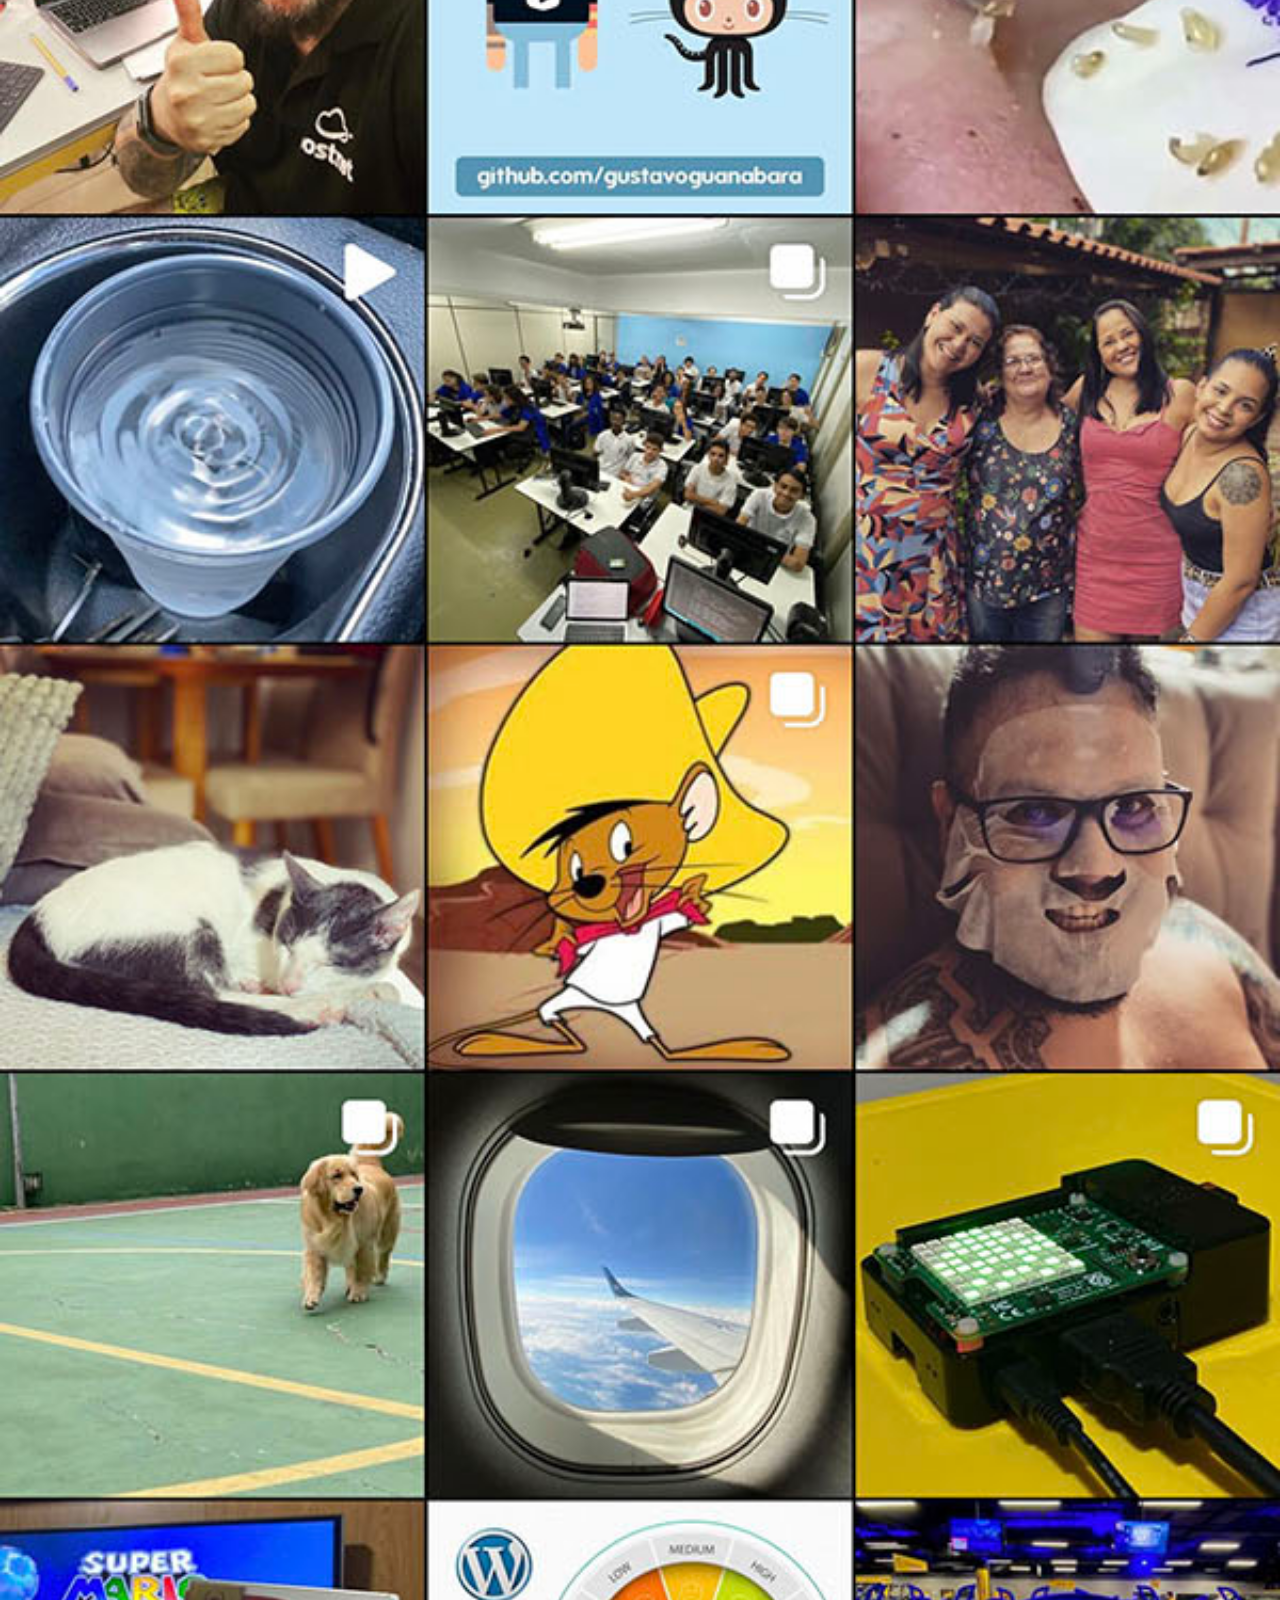
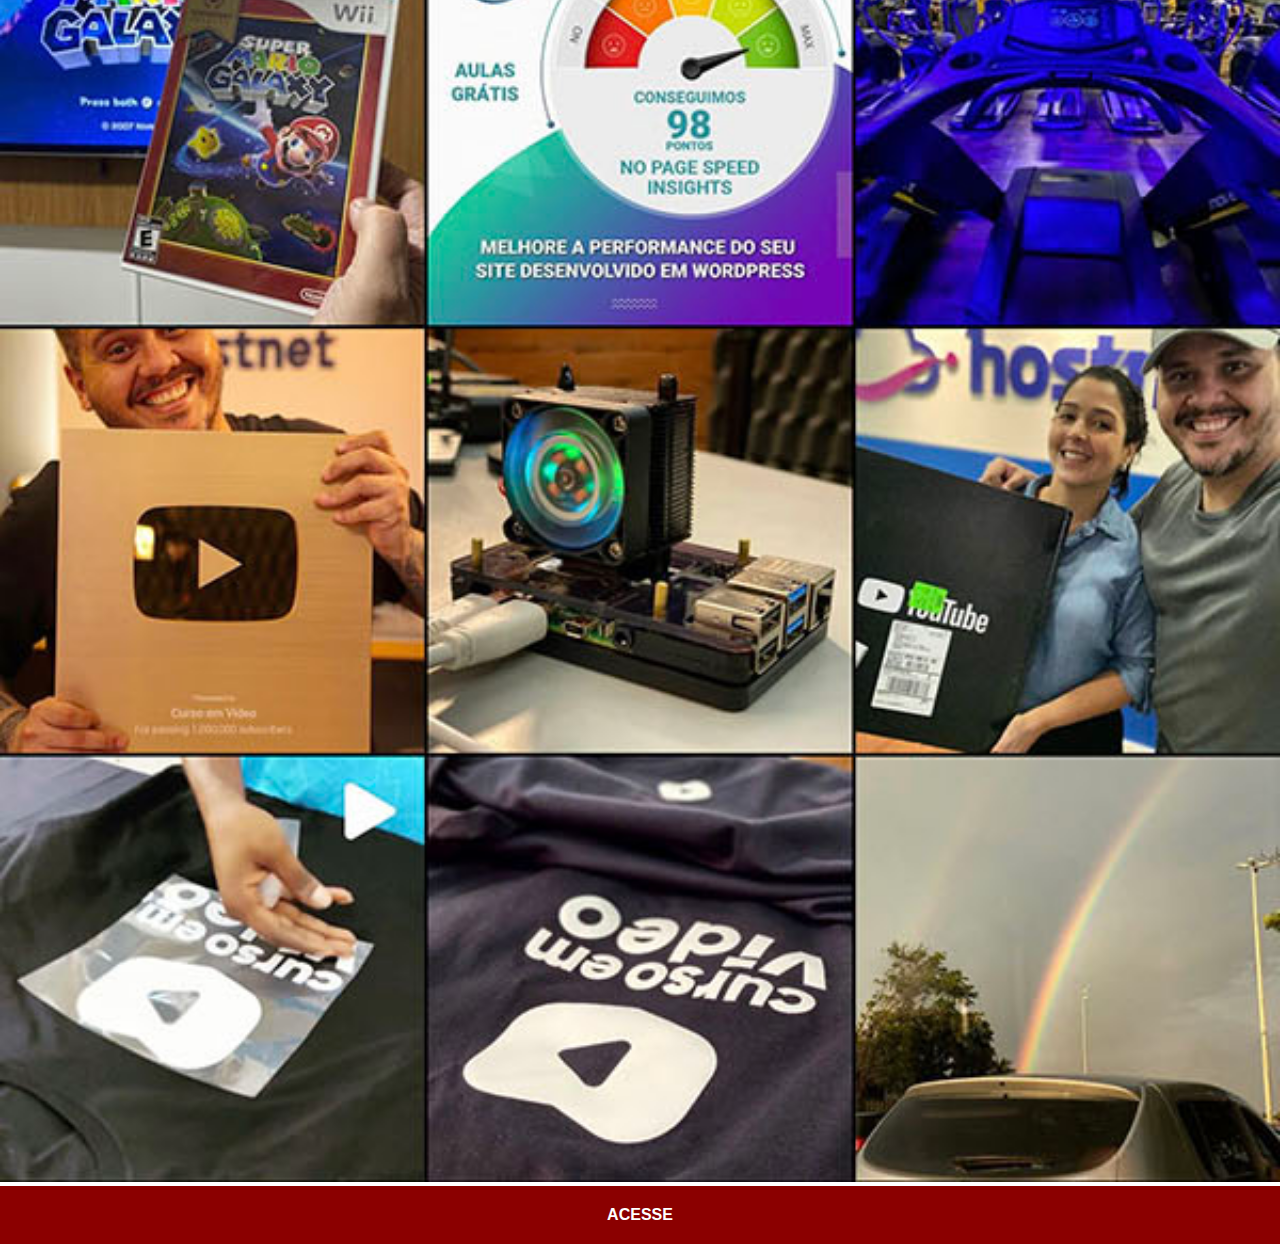
<file: instagram.html>
<!DOCTYPE html>
<html lang="pt-br">
<head>
    <meta charset="UTF-8">
    <meta name="viewport" content="width=device-width, initial-scale=1.0">
    <title>Instagram</title>
    <link rel="stylesheet" href="estilos/social.css">
</head>
<body>
    <img src="imagens/tela-instagram.jpg" alt="instagram">
    <a href="https://www.instagram.com/gustavoguanabara/" target="_blank">ACESSE</a>
</body>
</html>
</file>
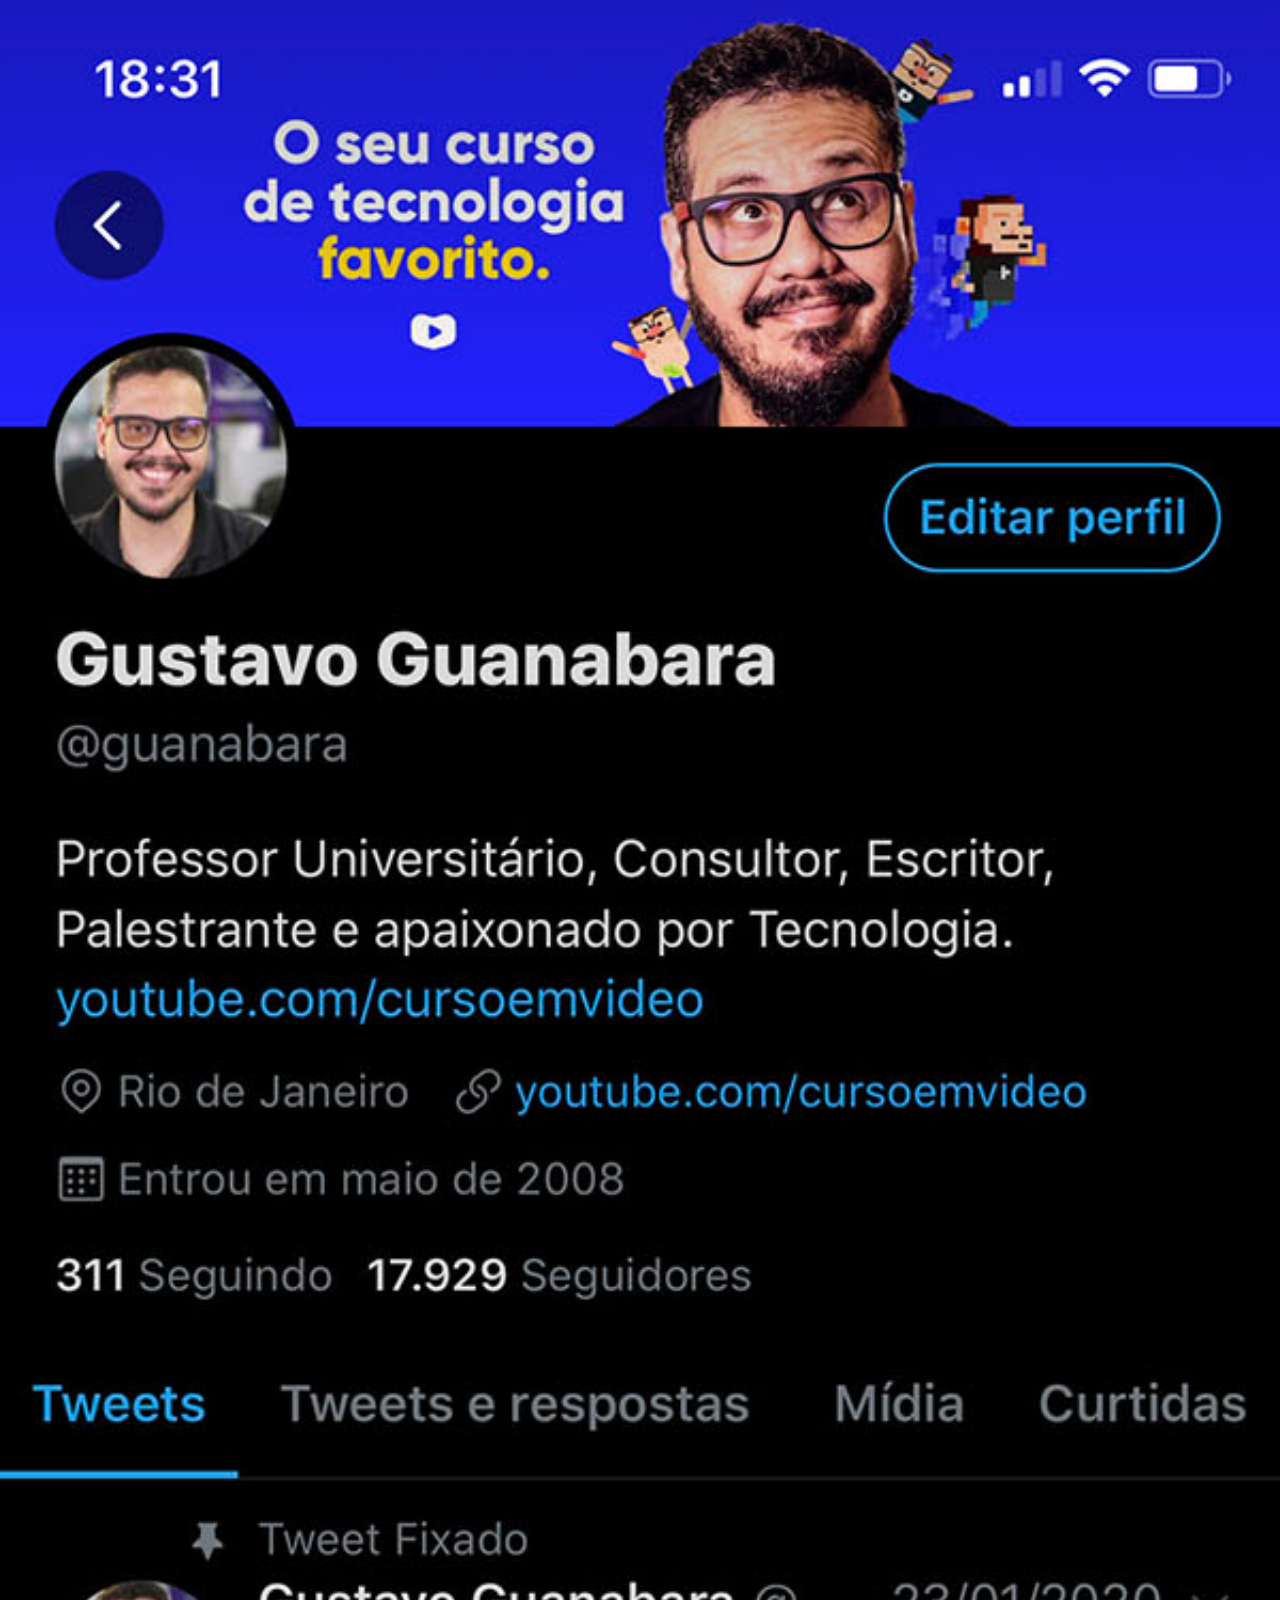
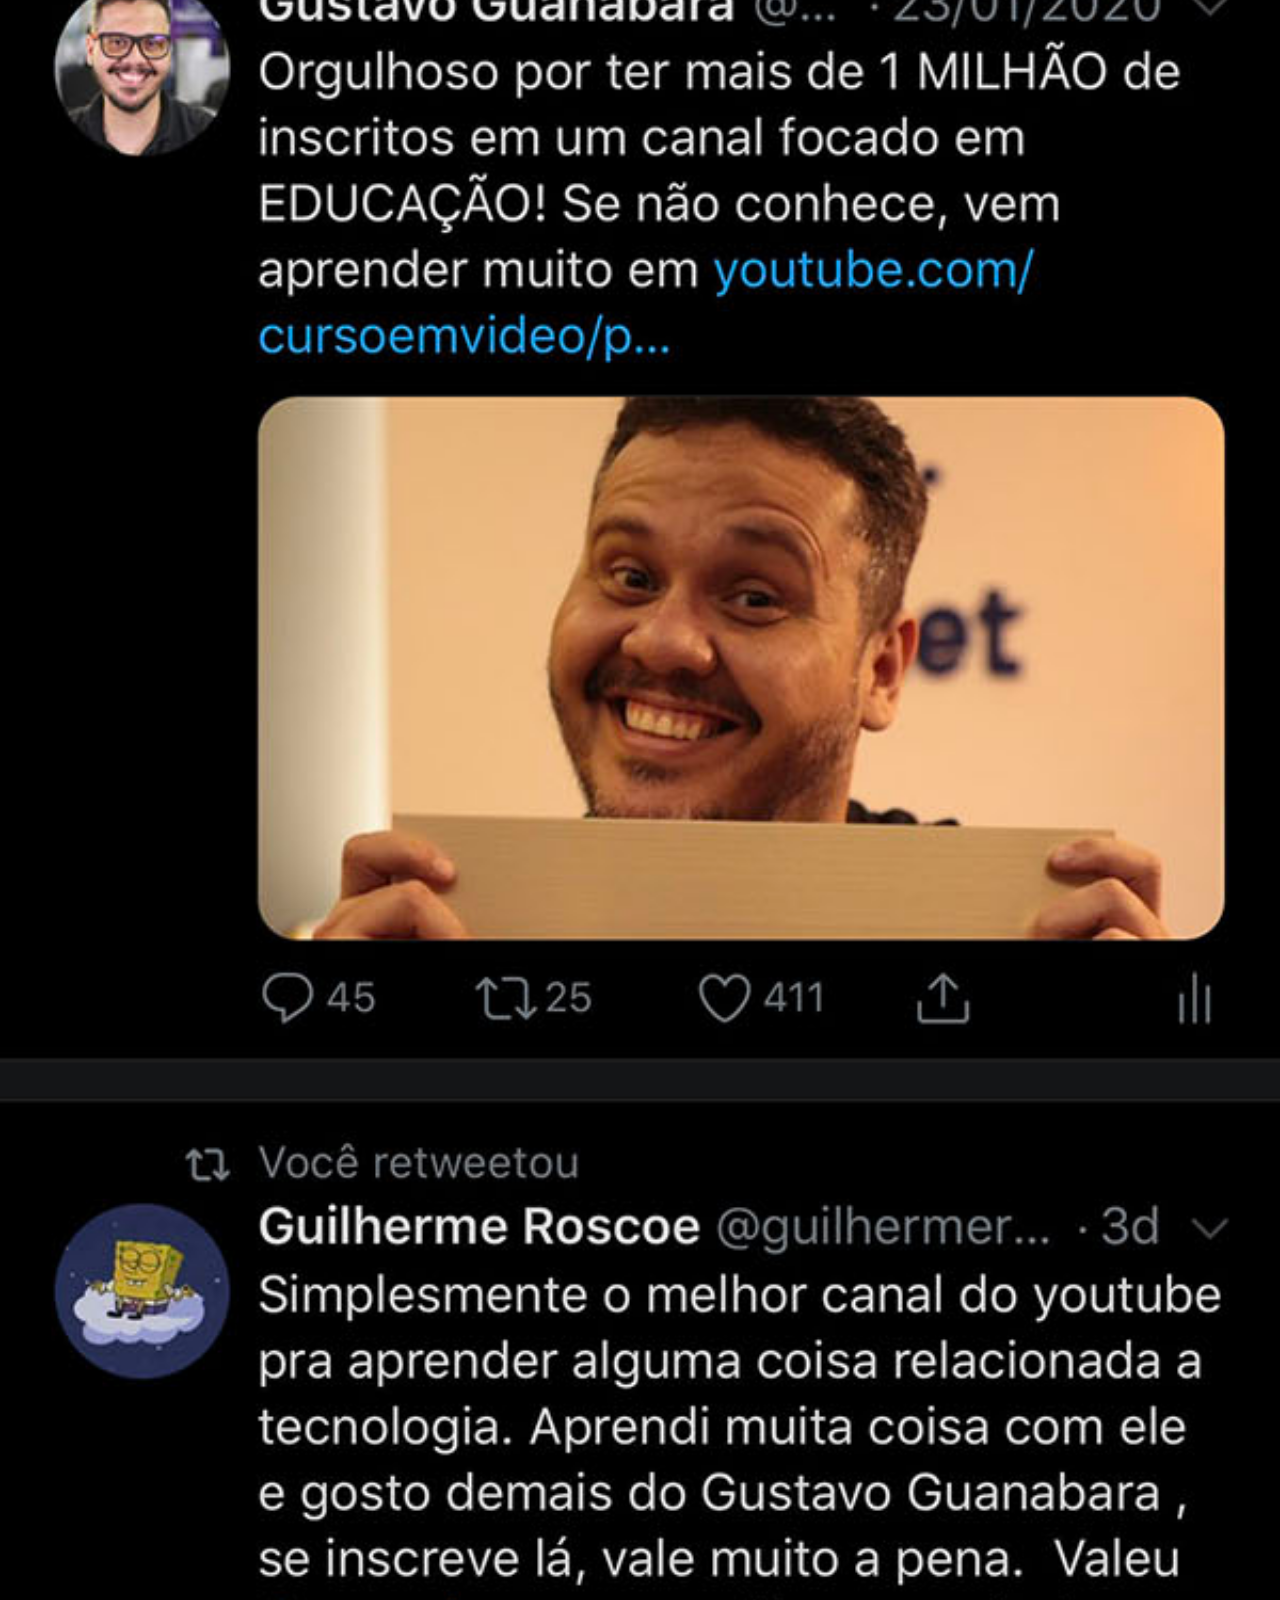
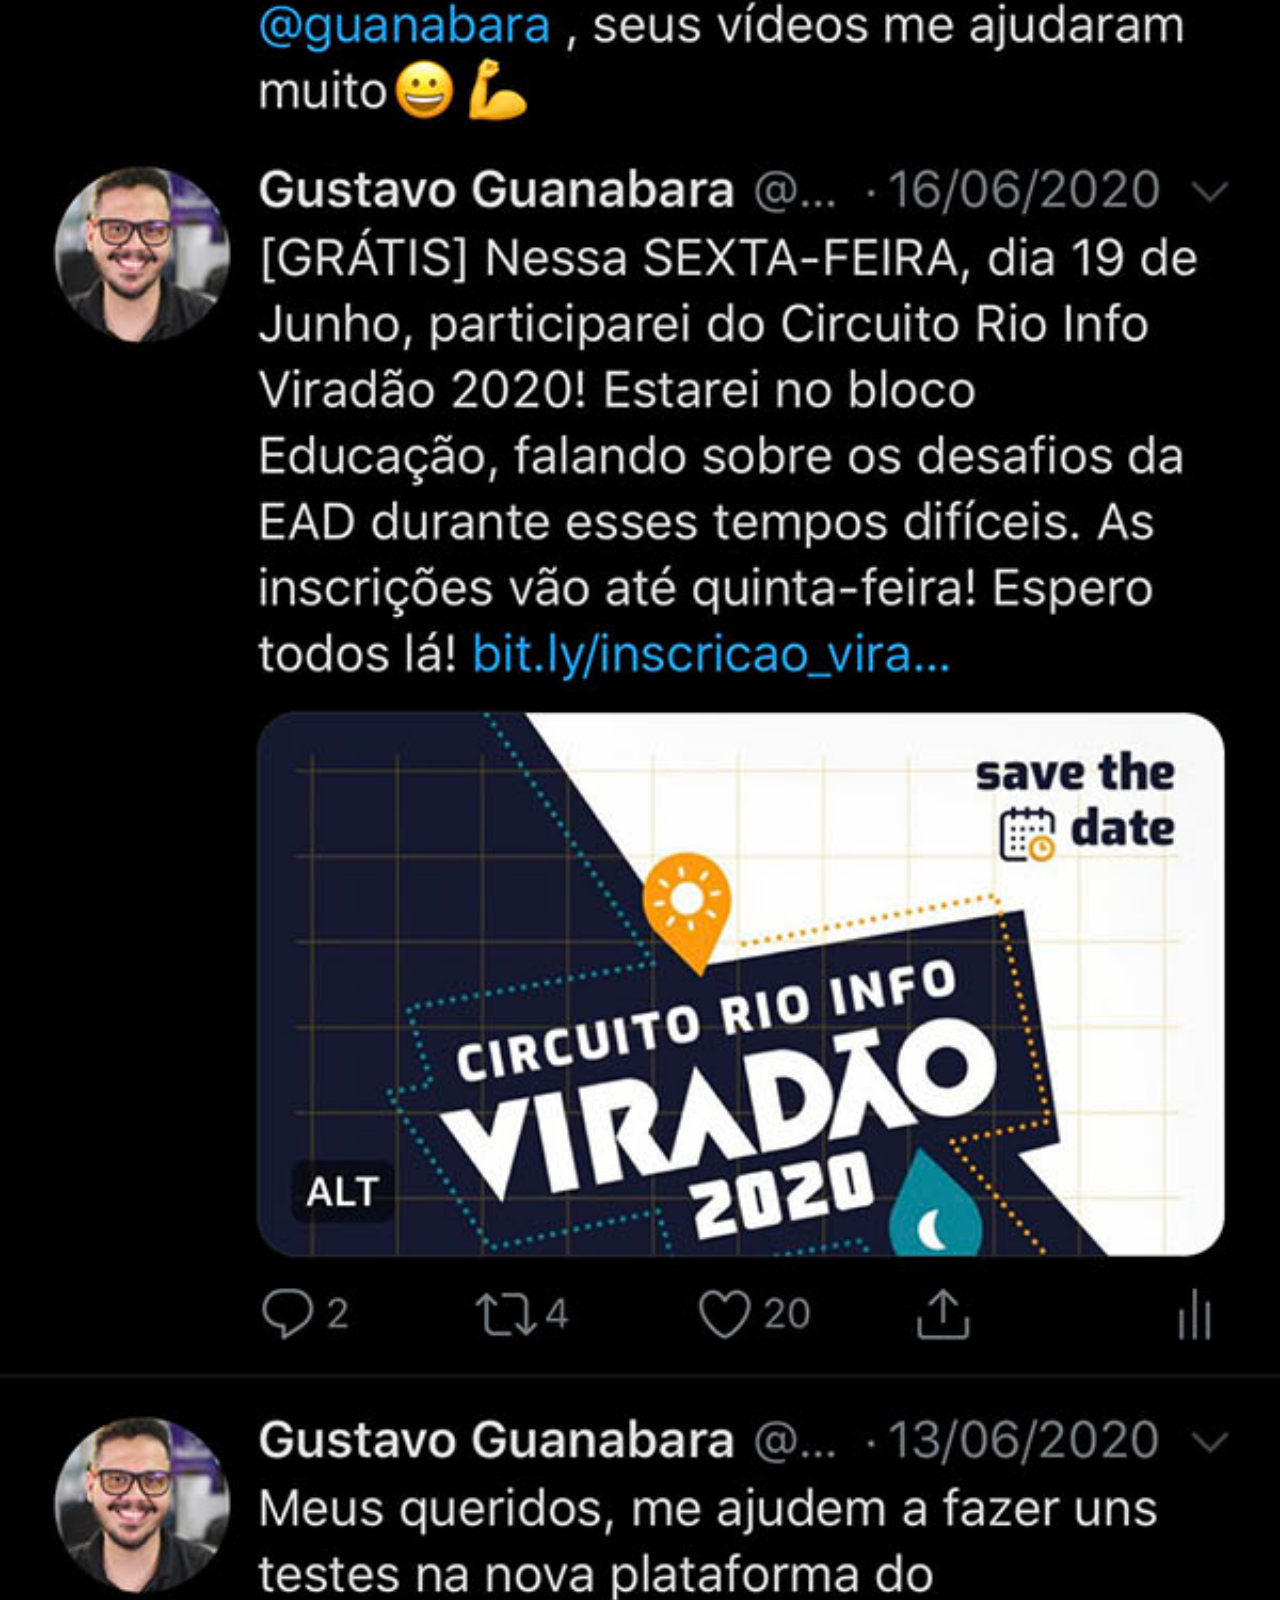
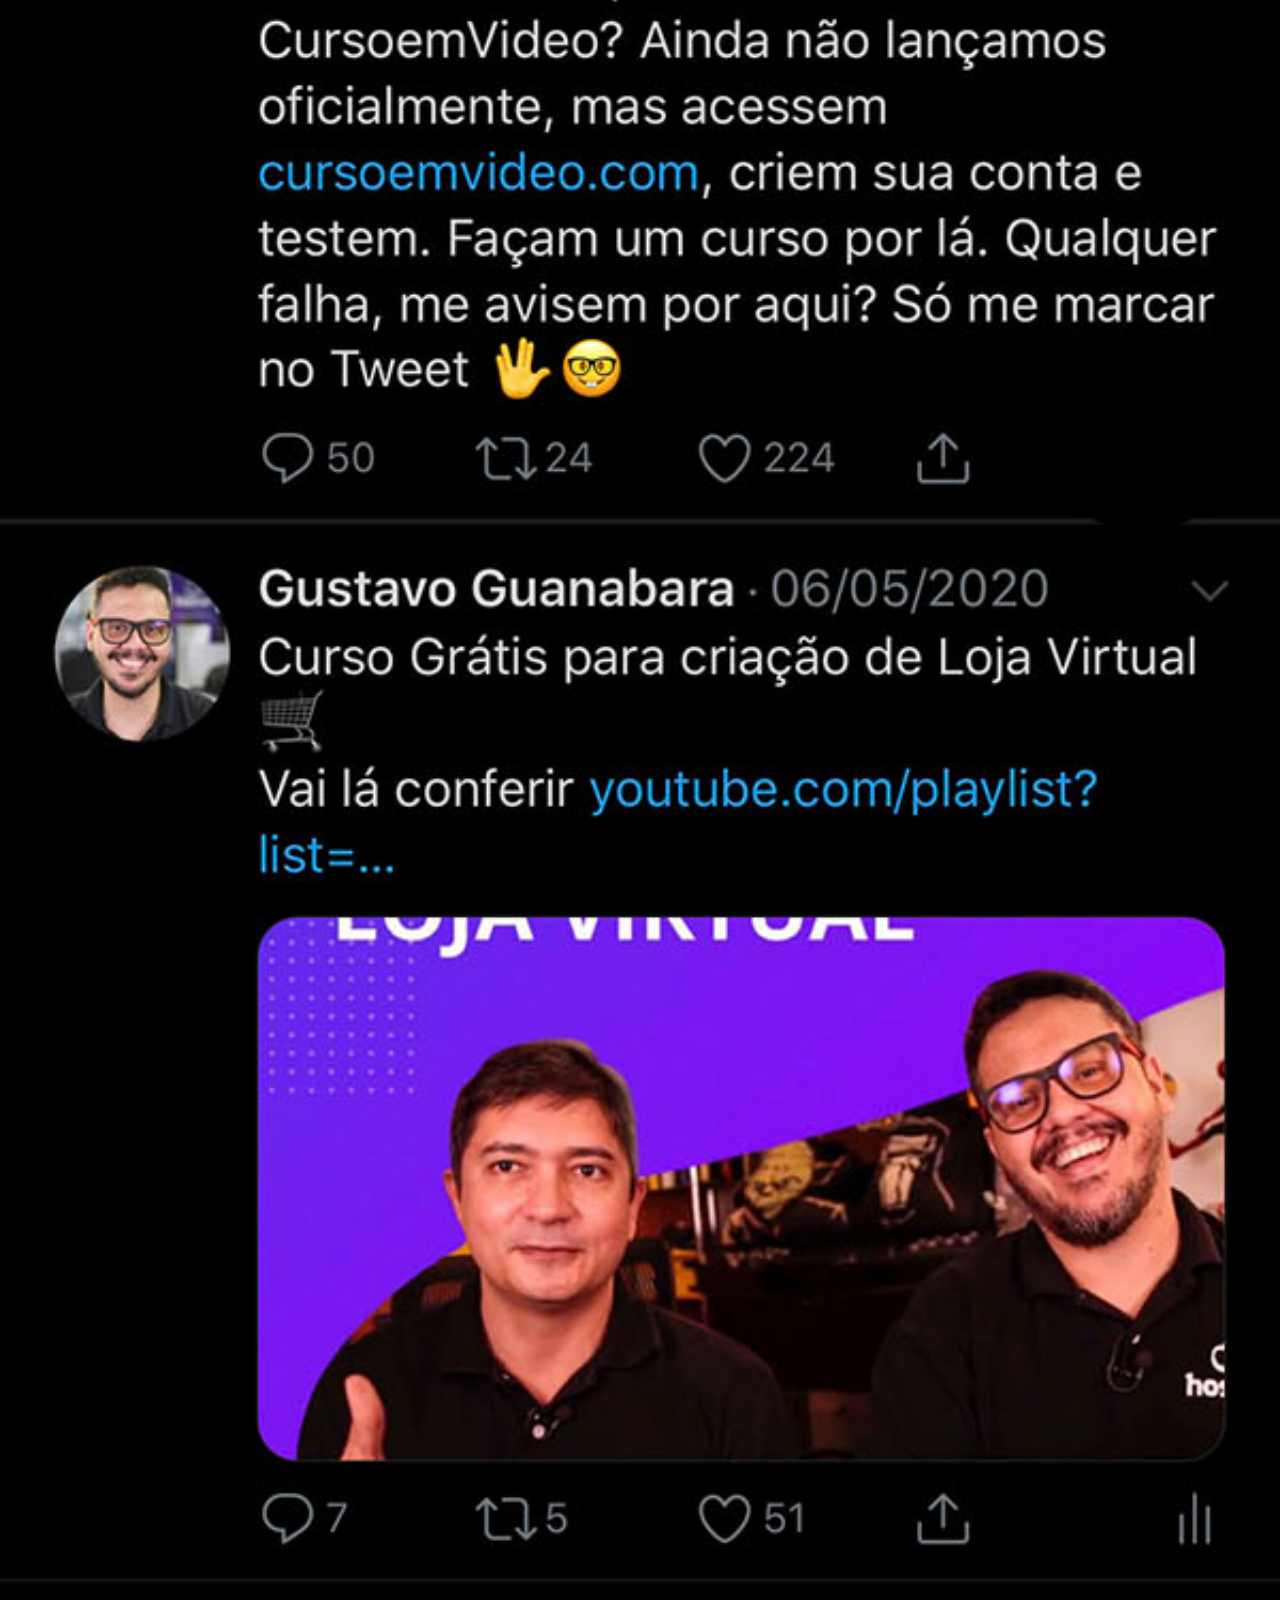
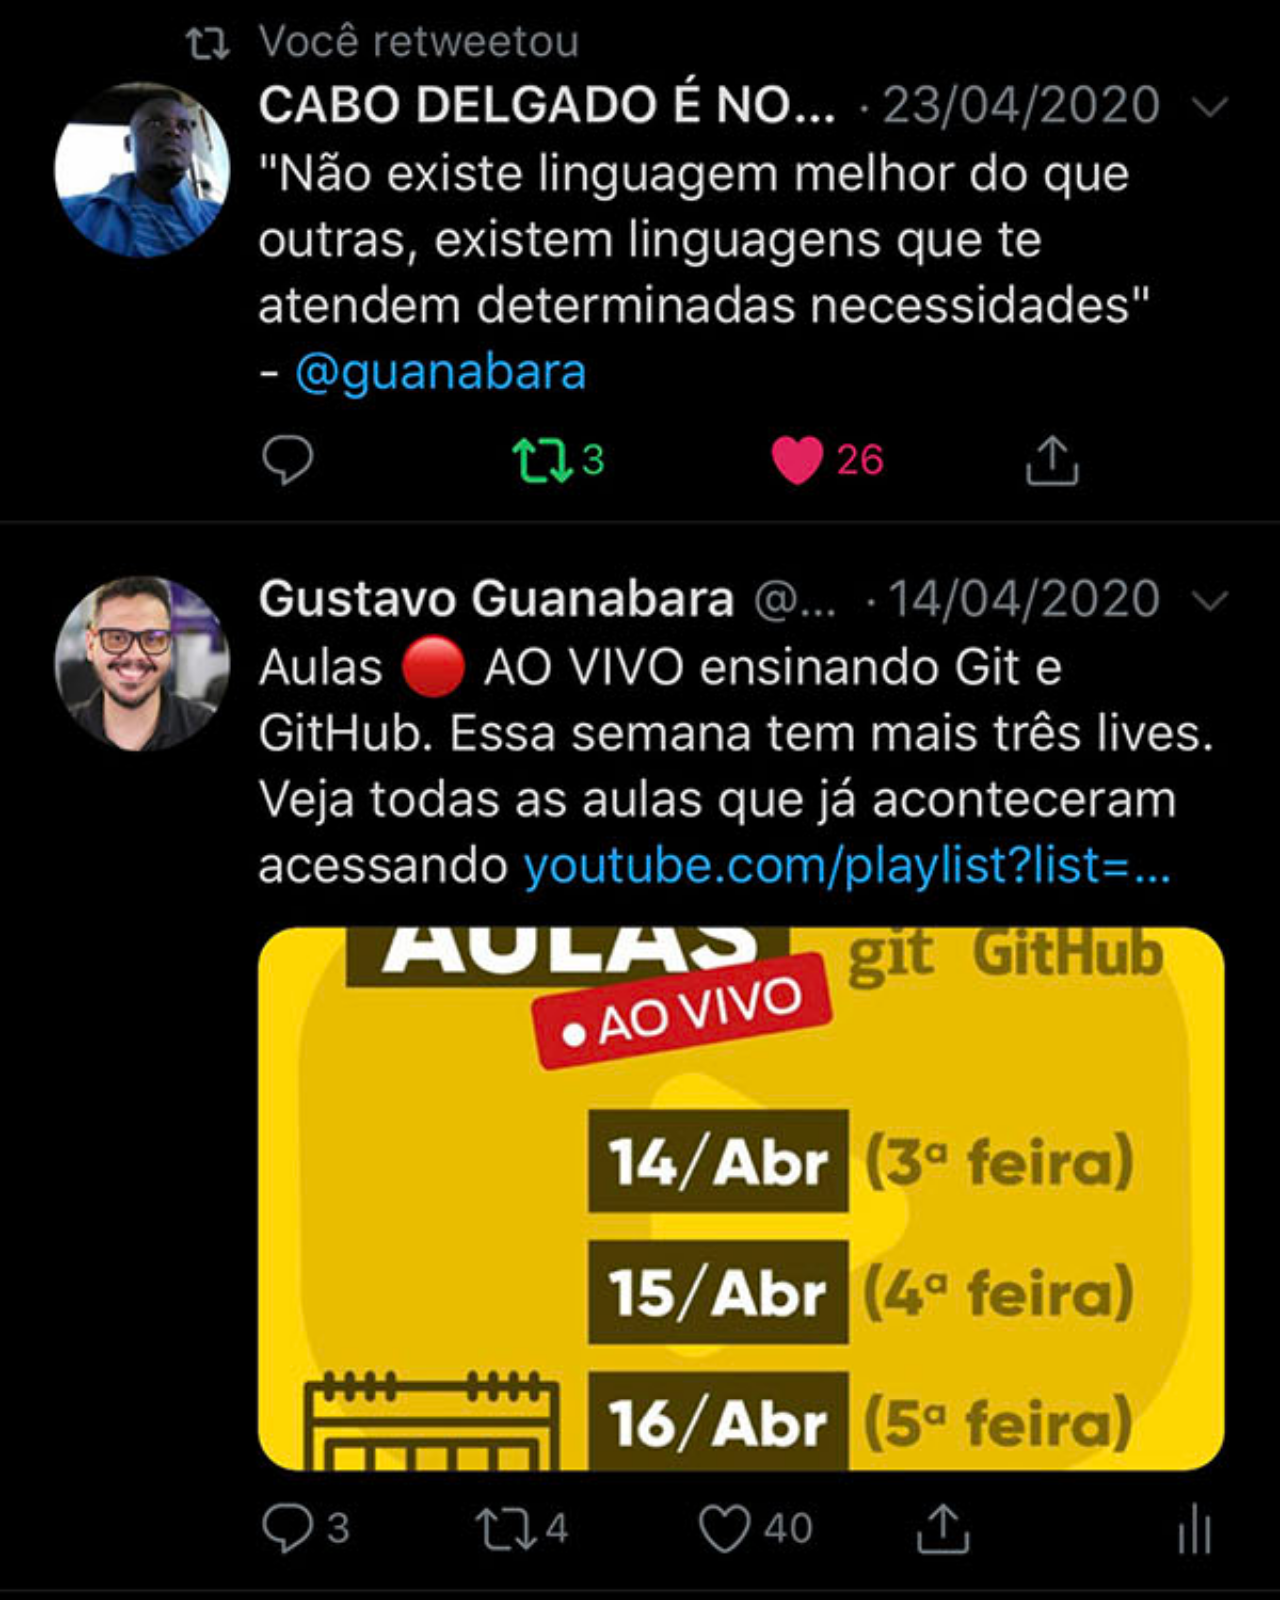
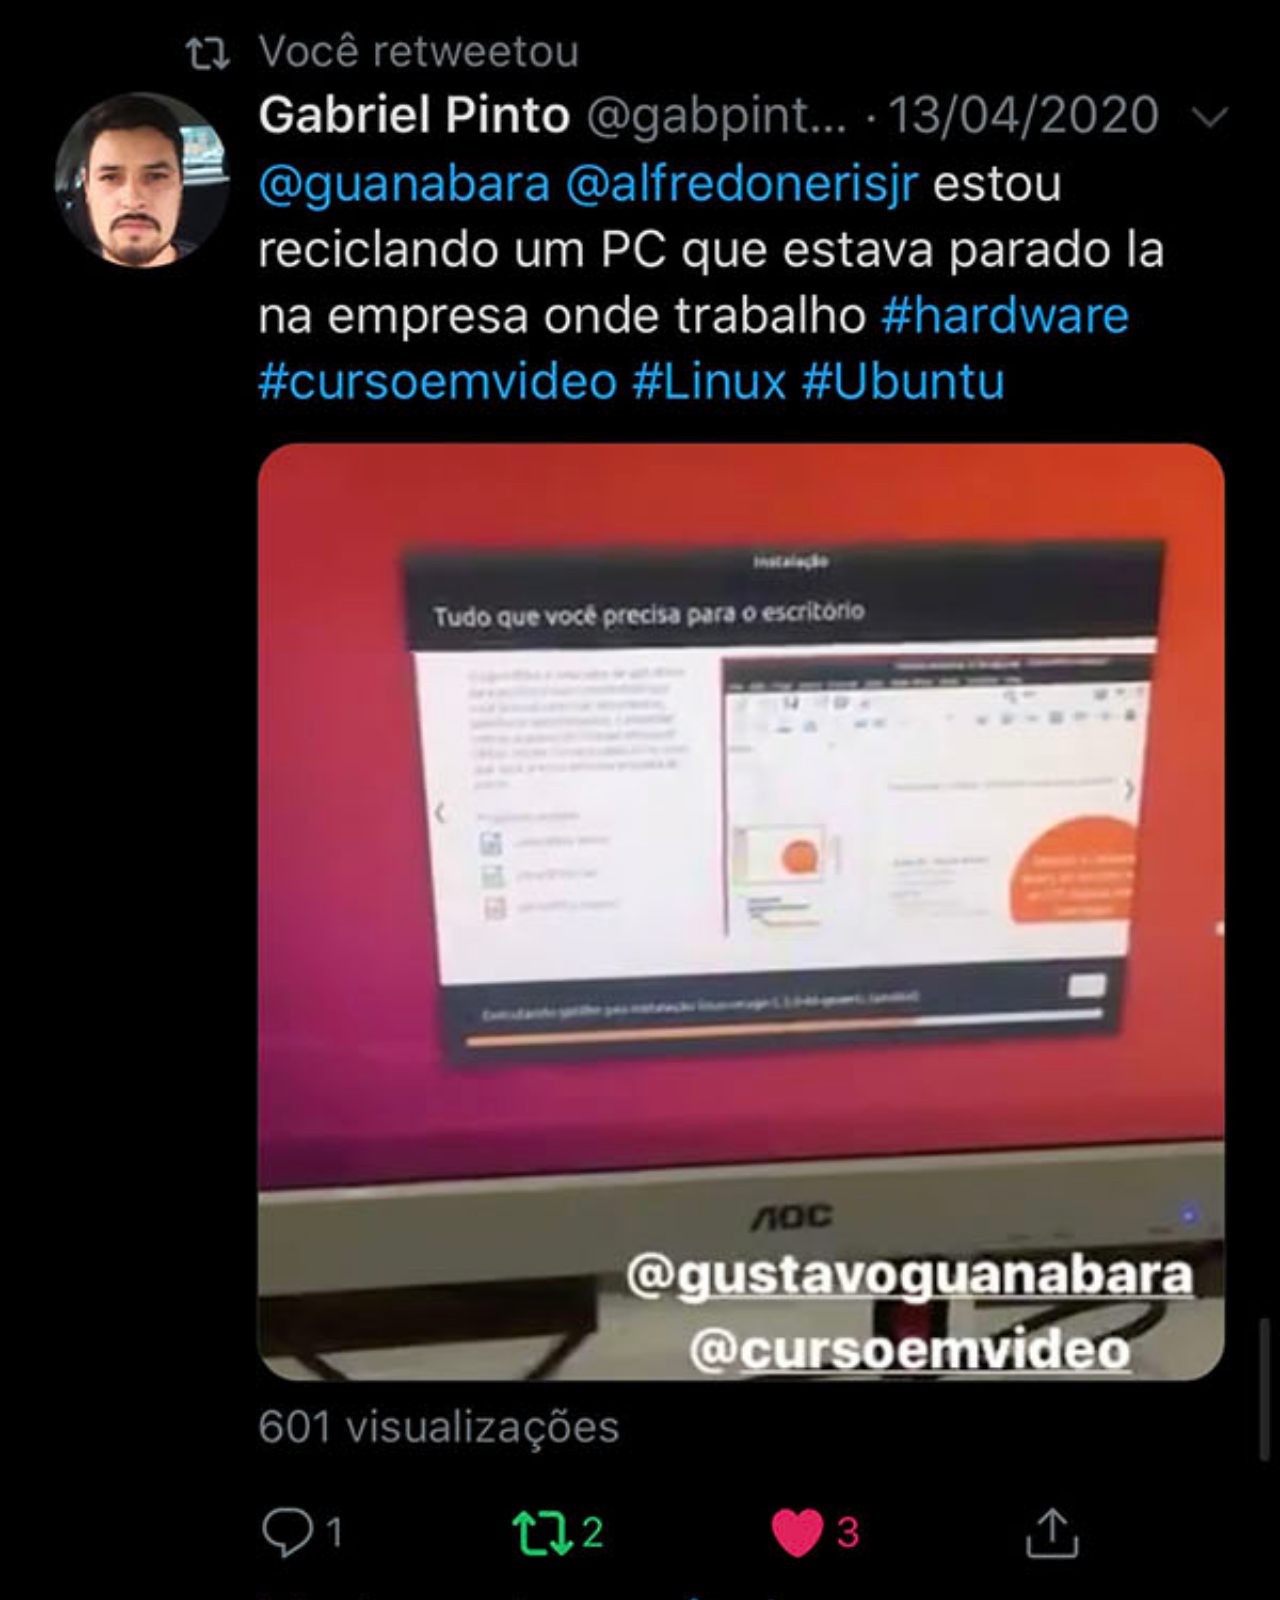
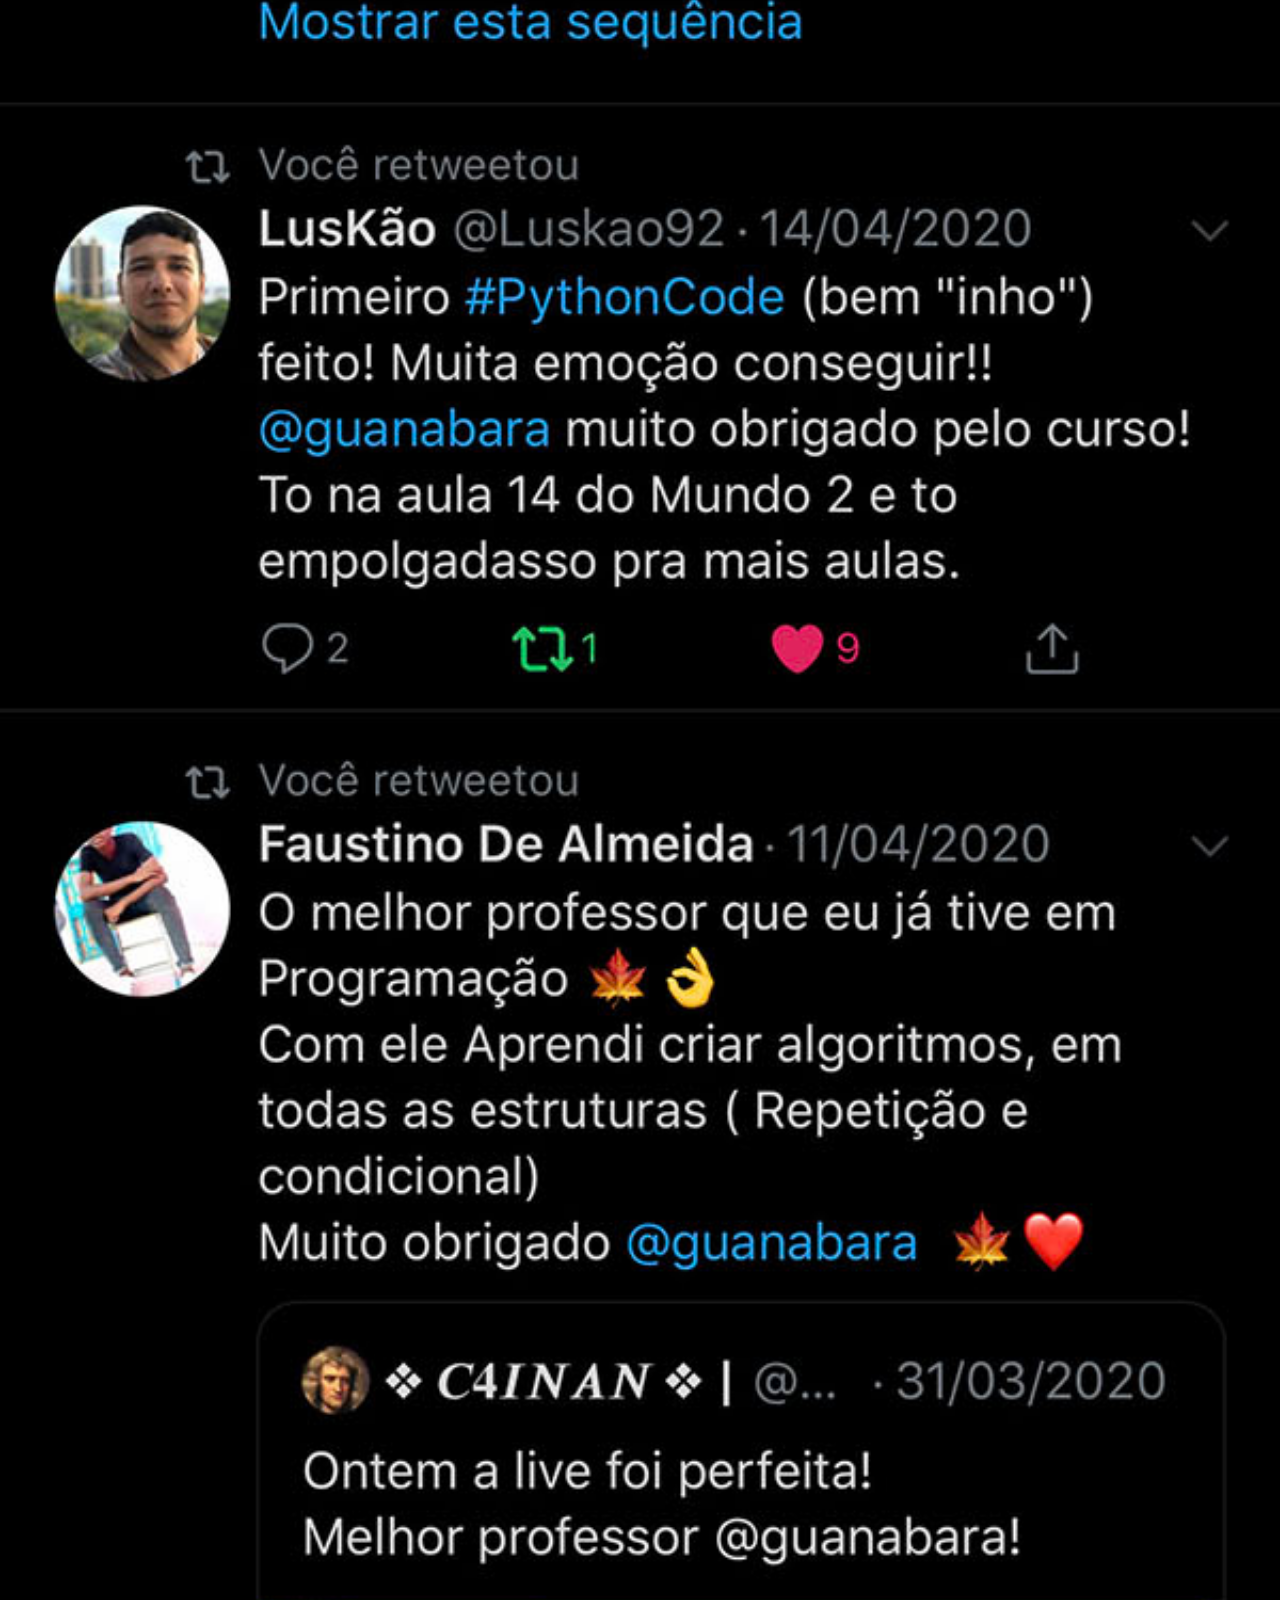
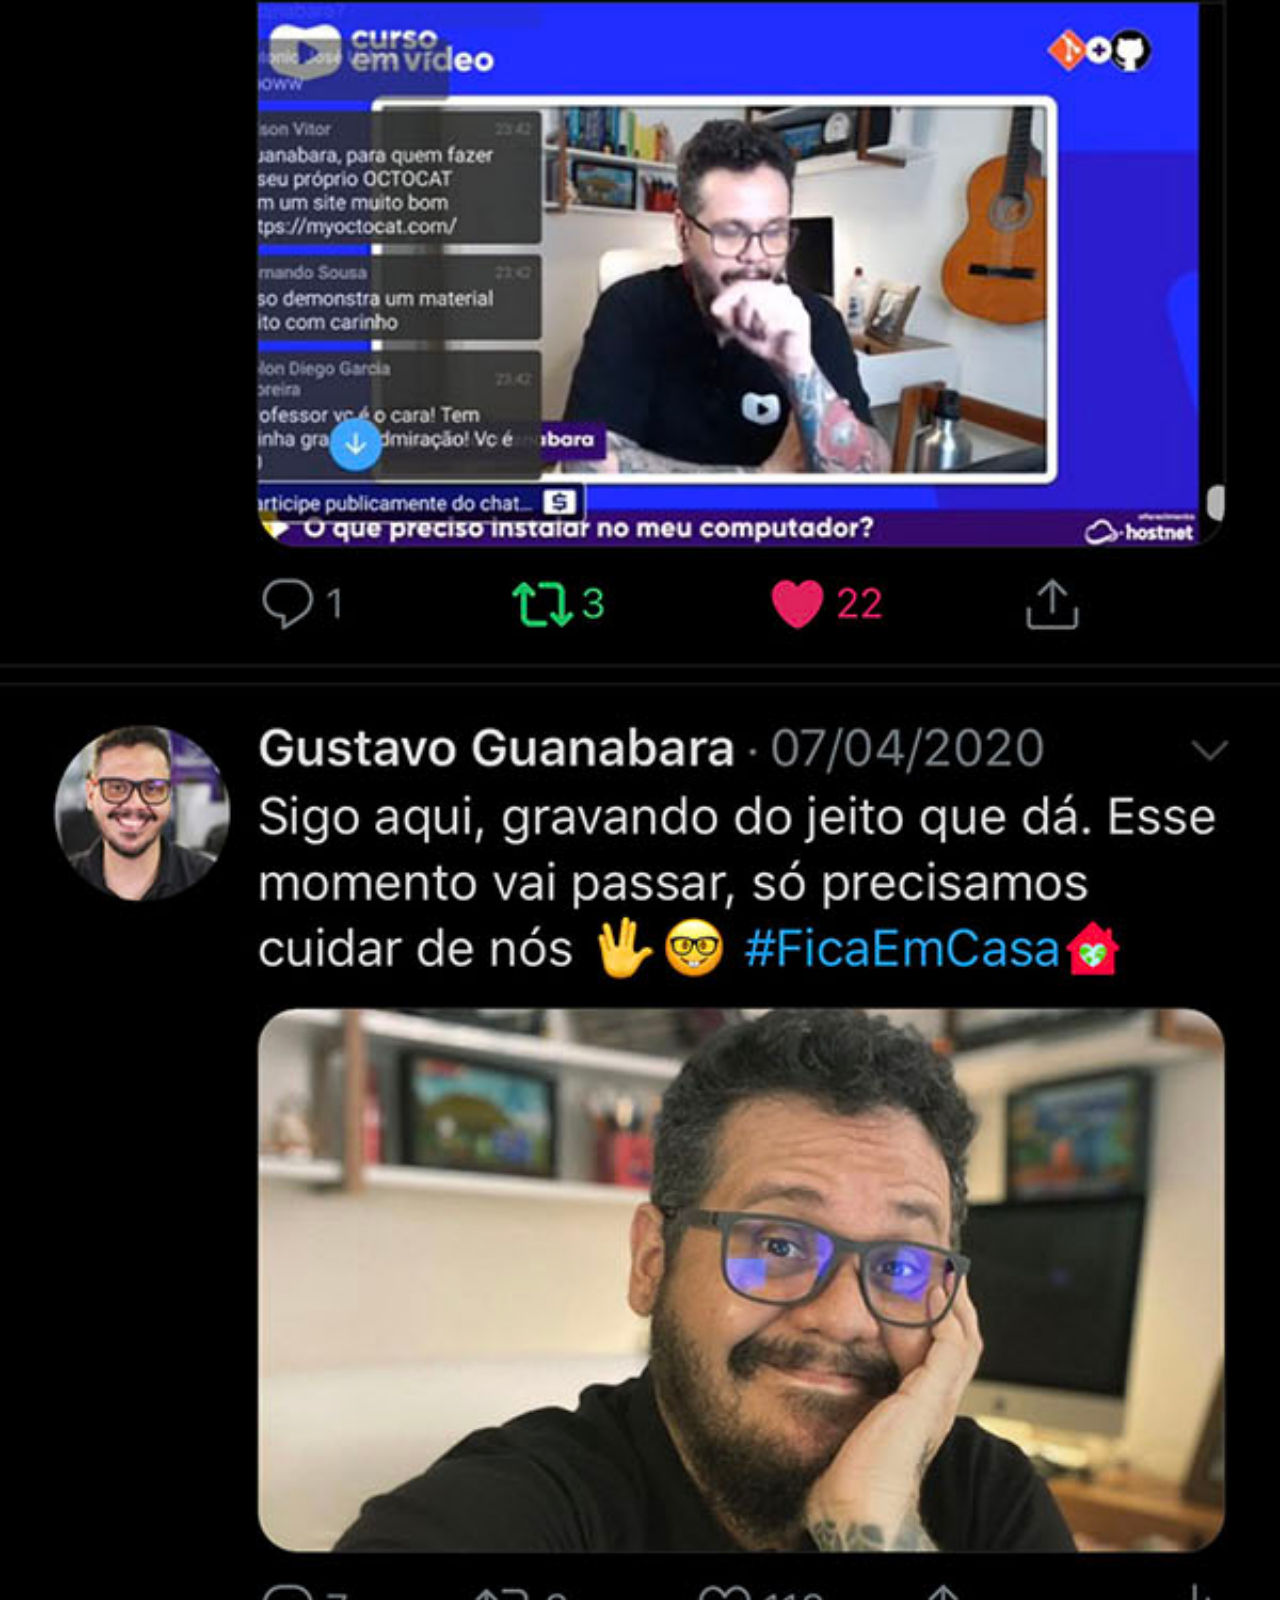
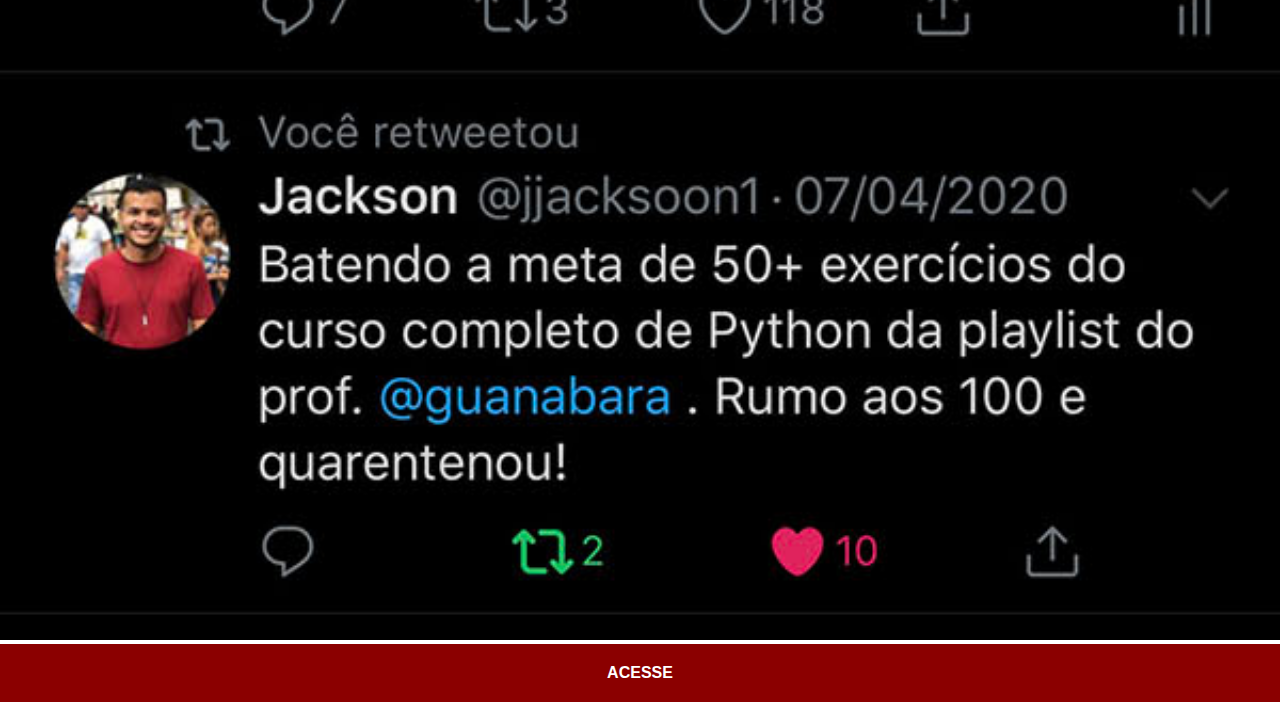
<file: twitter.html>
<!DOCTYPE html>
<html lang="pt-br">
<head>
    <meta charset="UTF-8">
    <meta name="viewport" content="width=device-width, initial-scale=1.0">
    <title>Twitter</title>
    <link rel="stylesheet" href="estilos/social.css">
</head>
<body>
    <img src="imagens/tela-twitter.jpg" alt="twitter">
    <a href="https://x.com/guanabara" target="_blank">ACESSE</a>
</body>
</html>
</file>
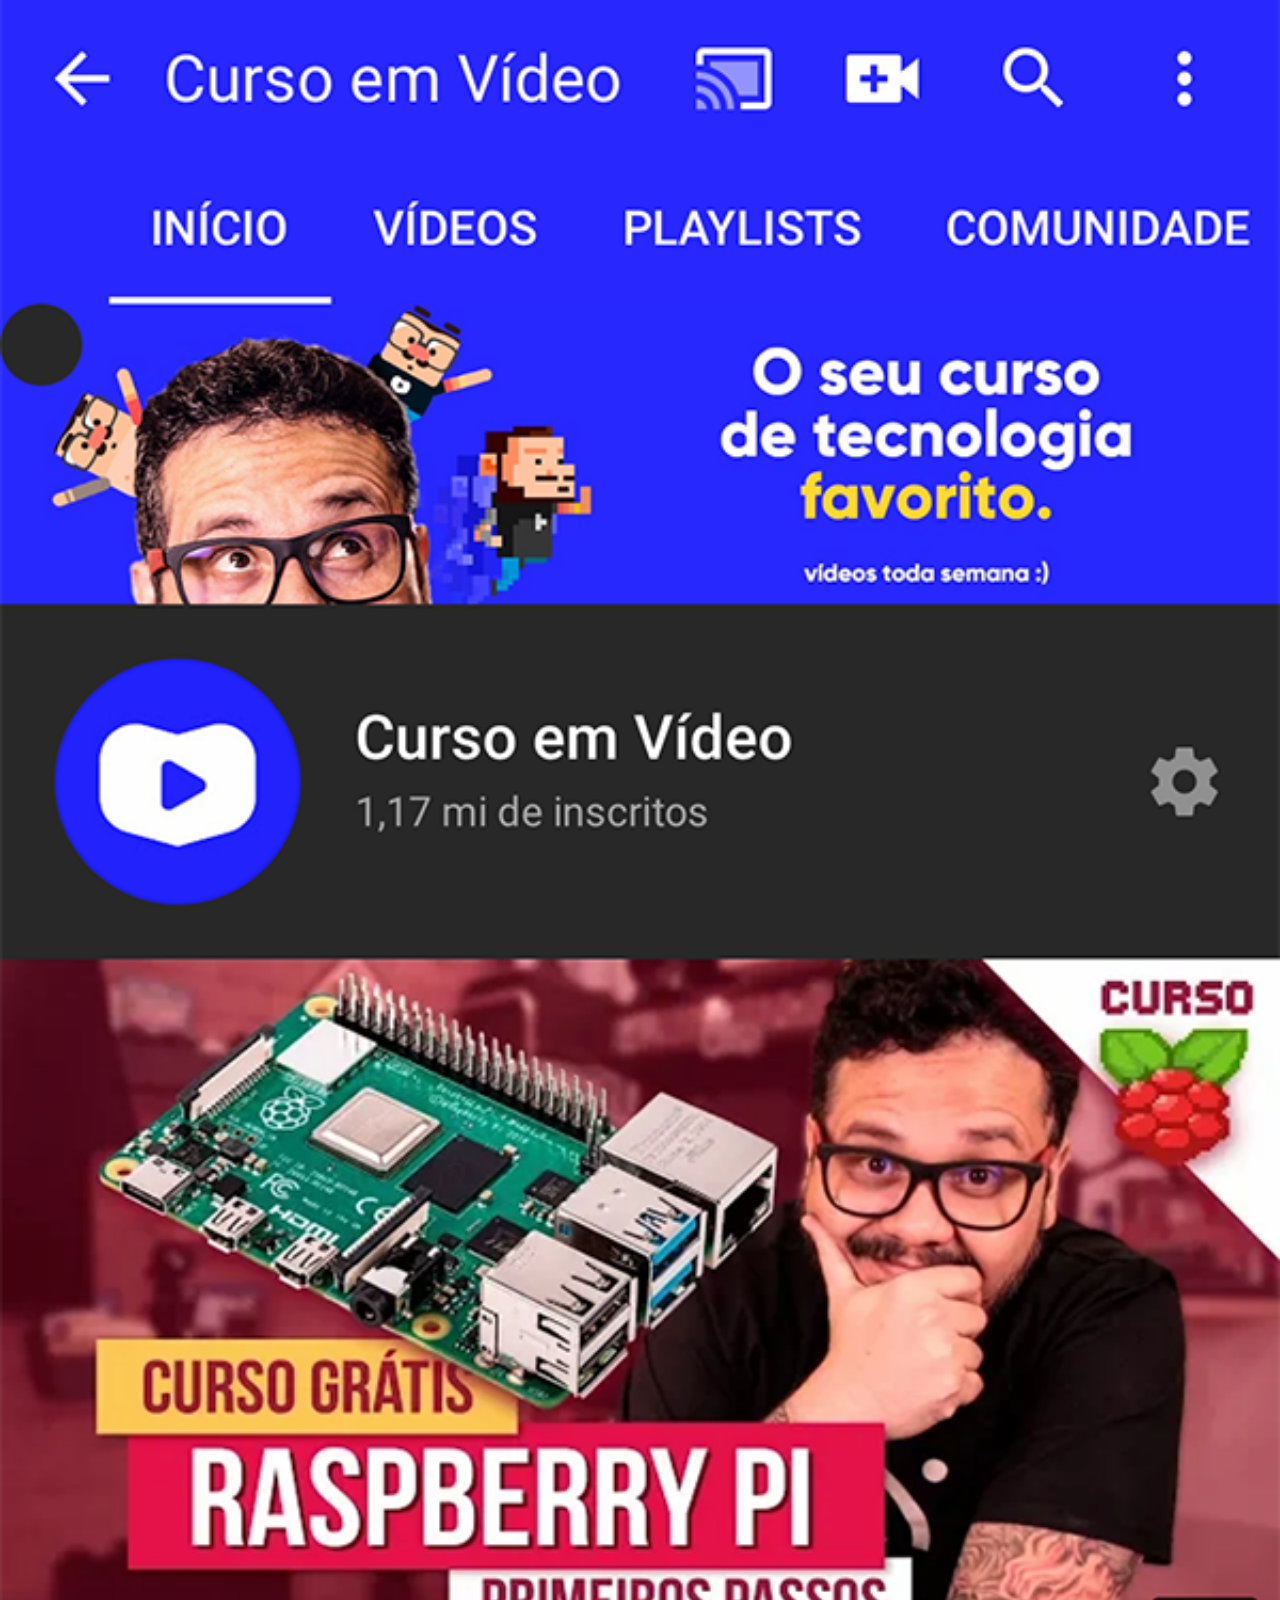
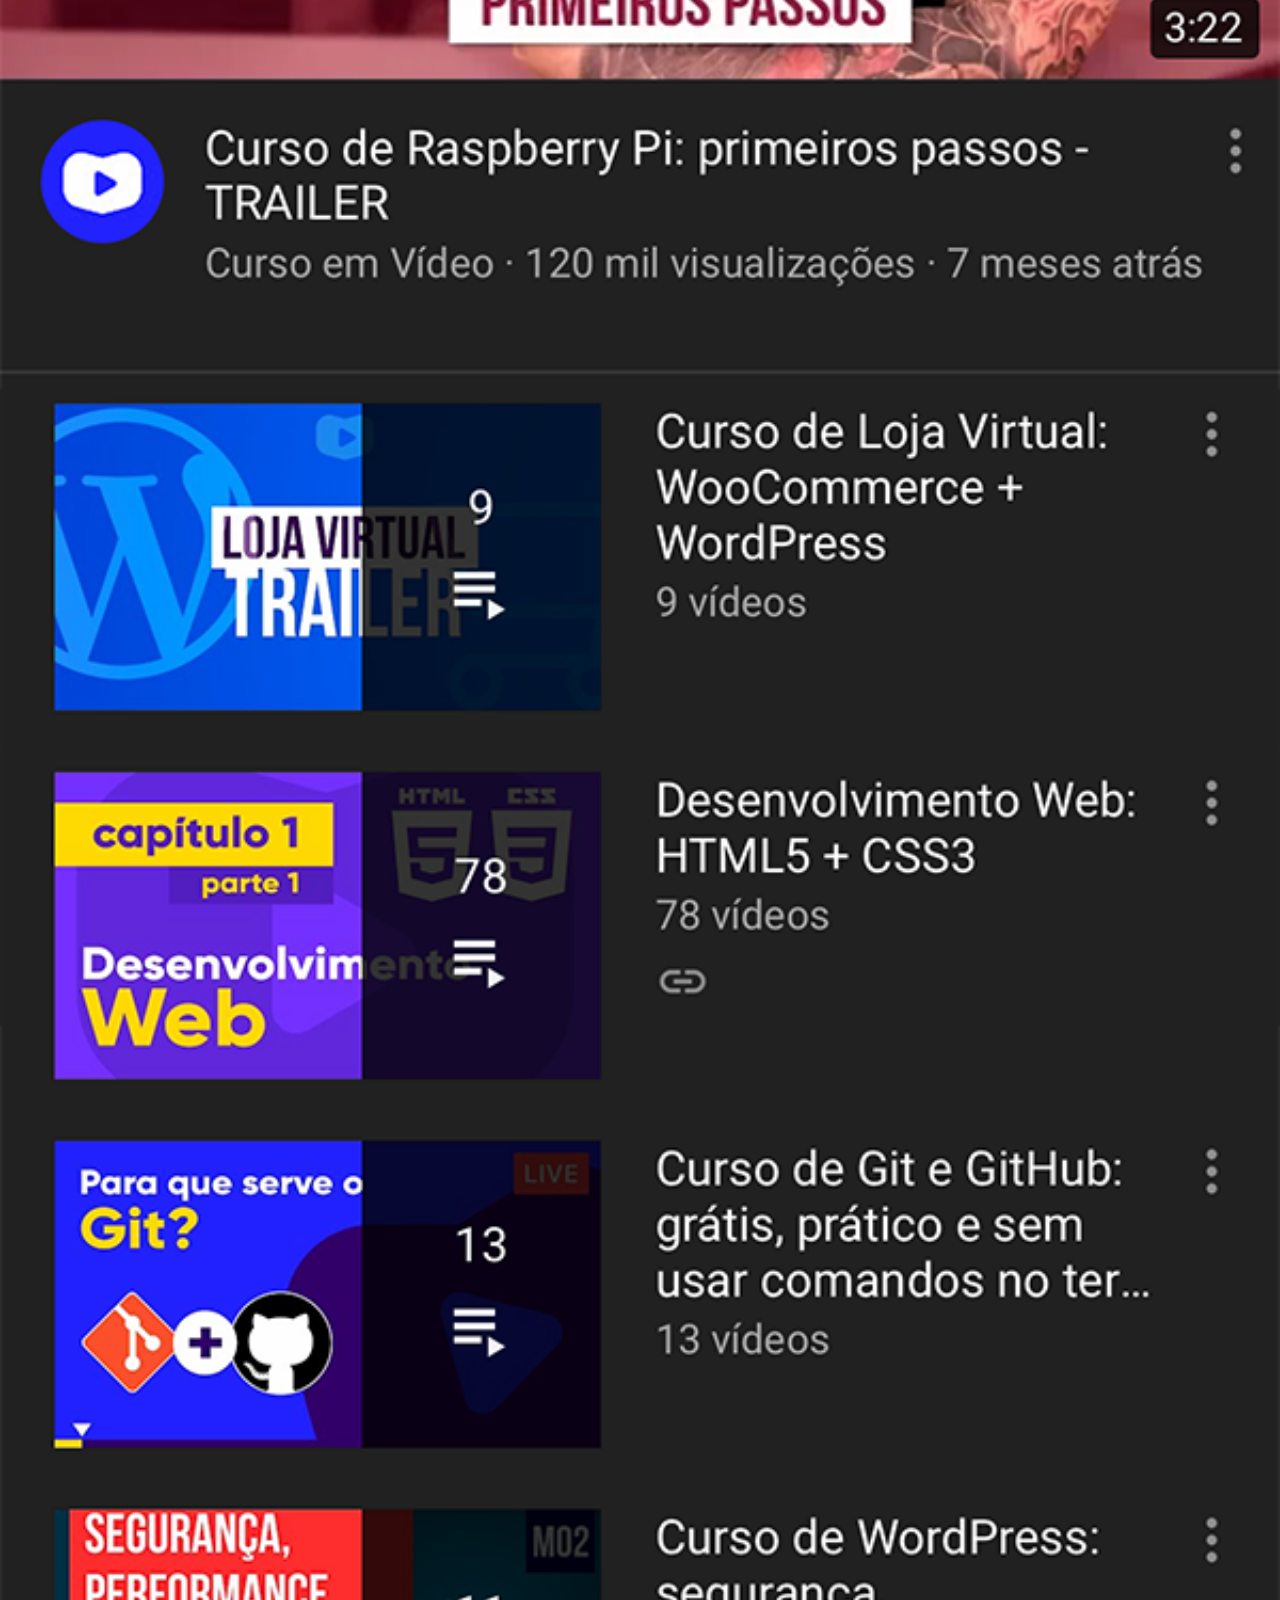
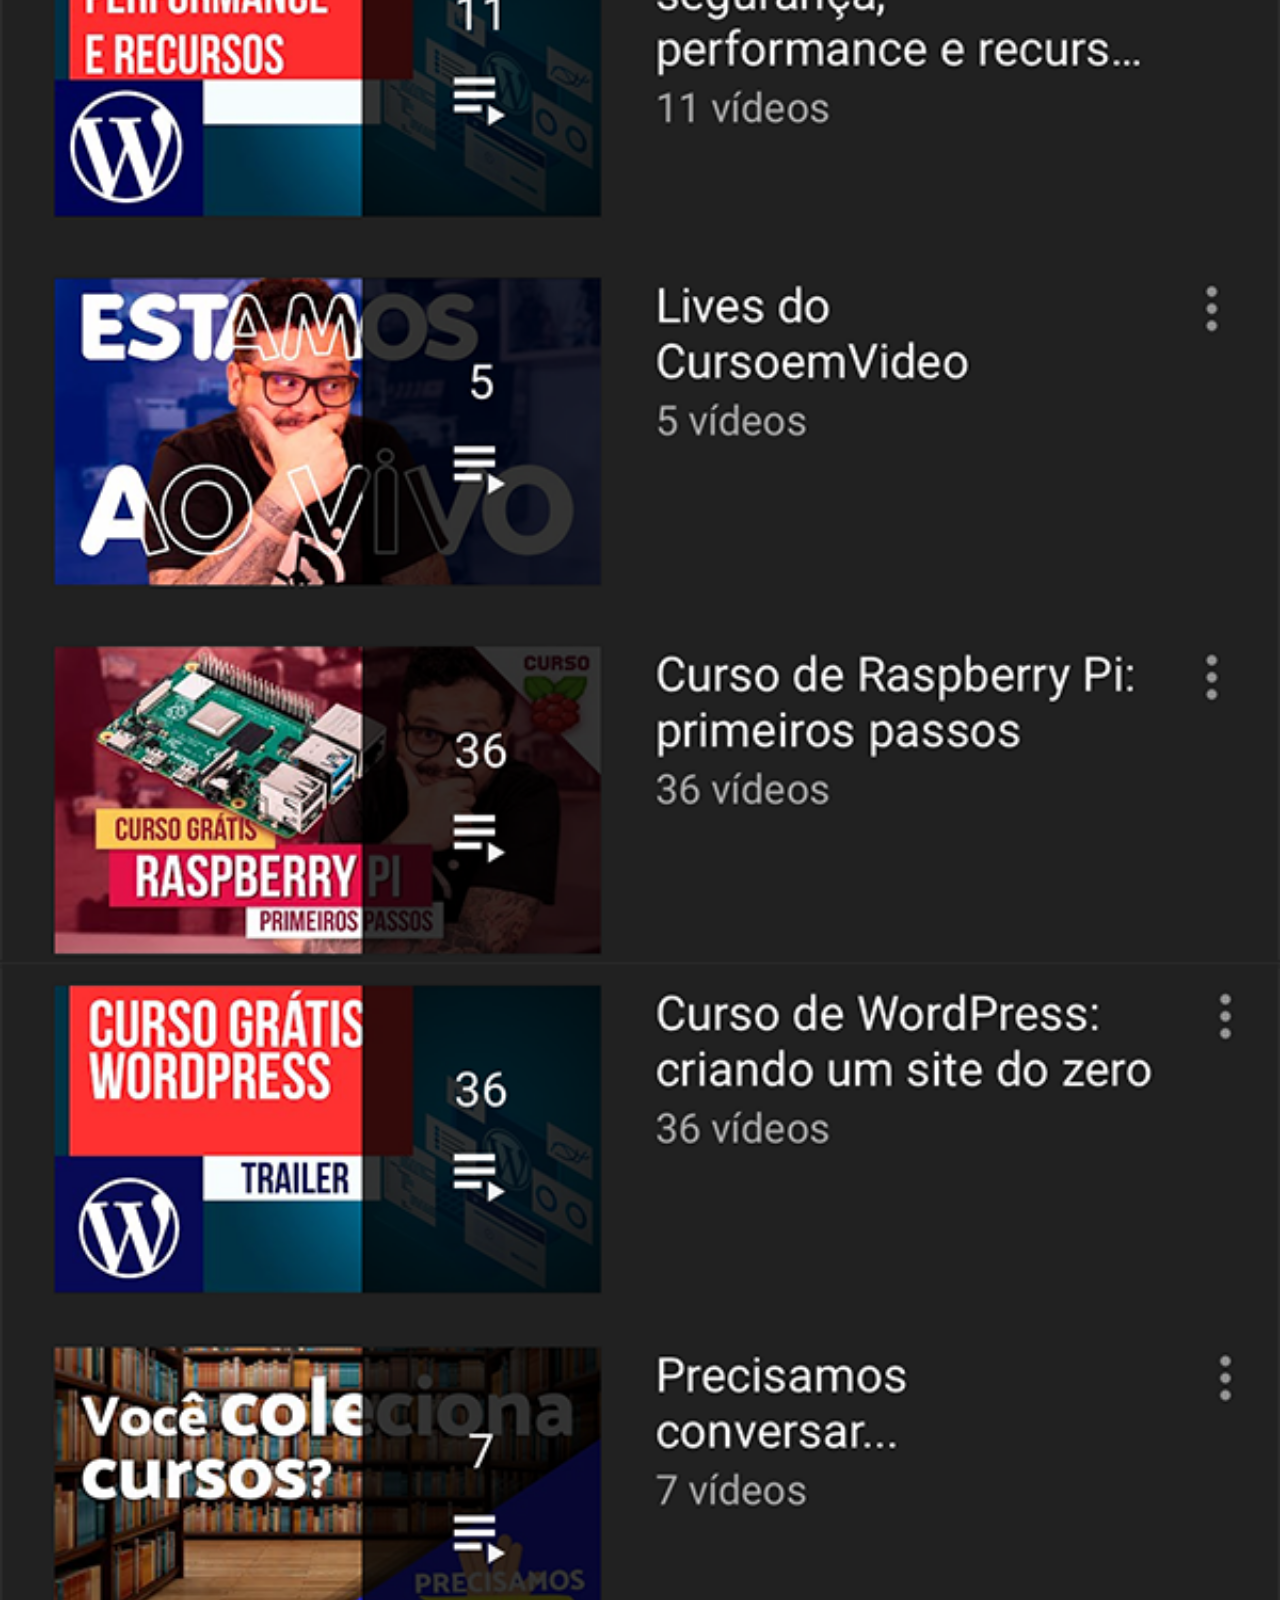
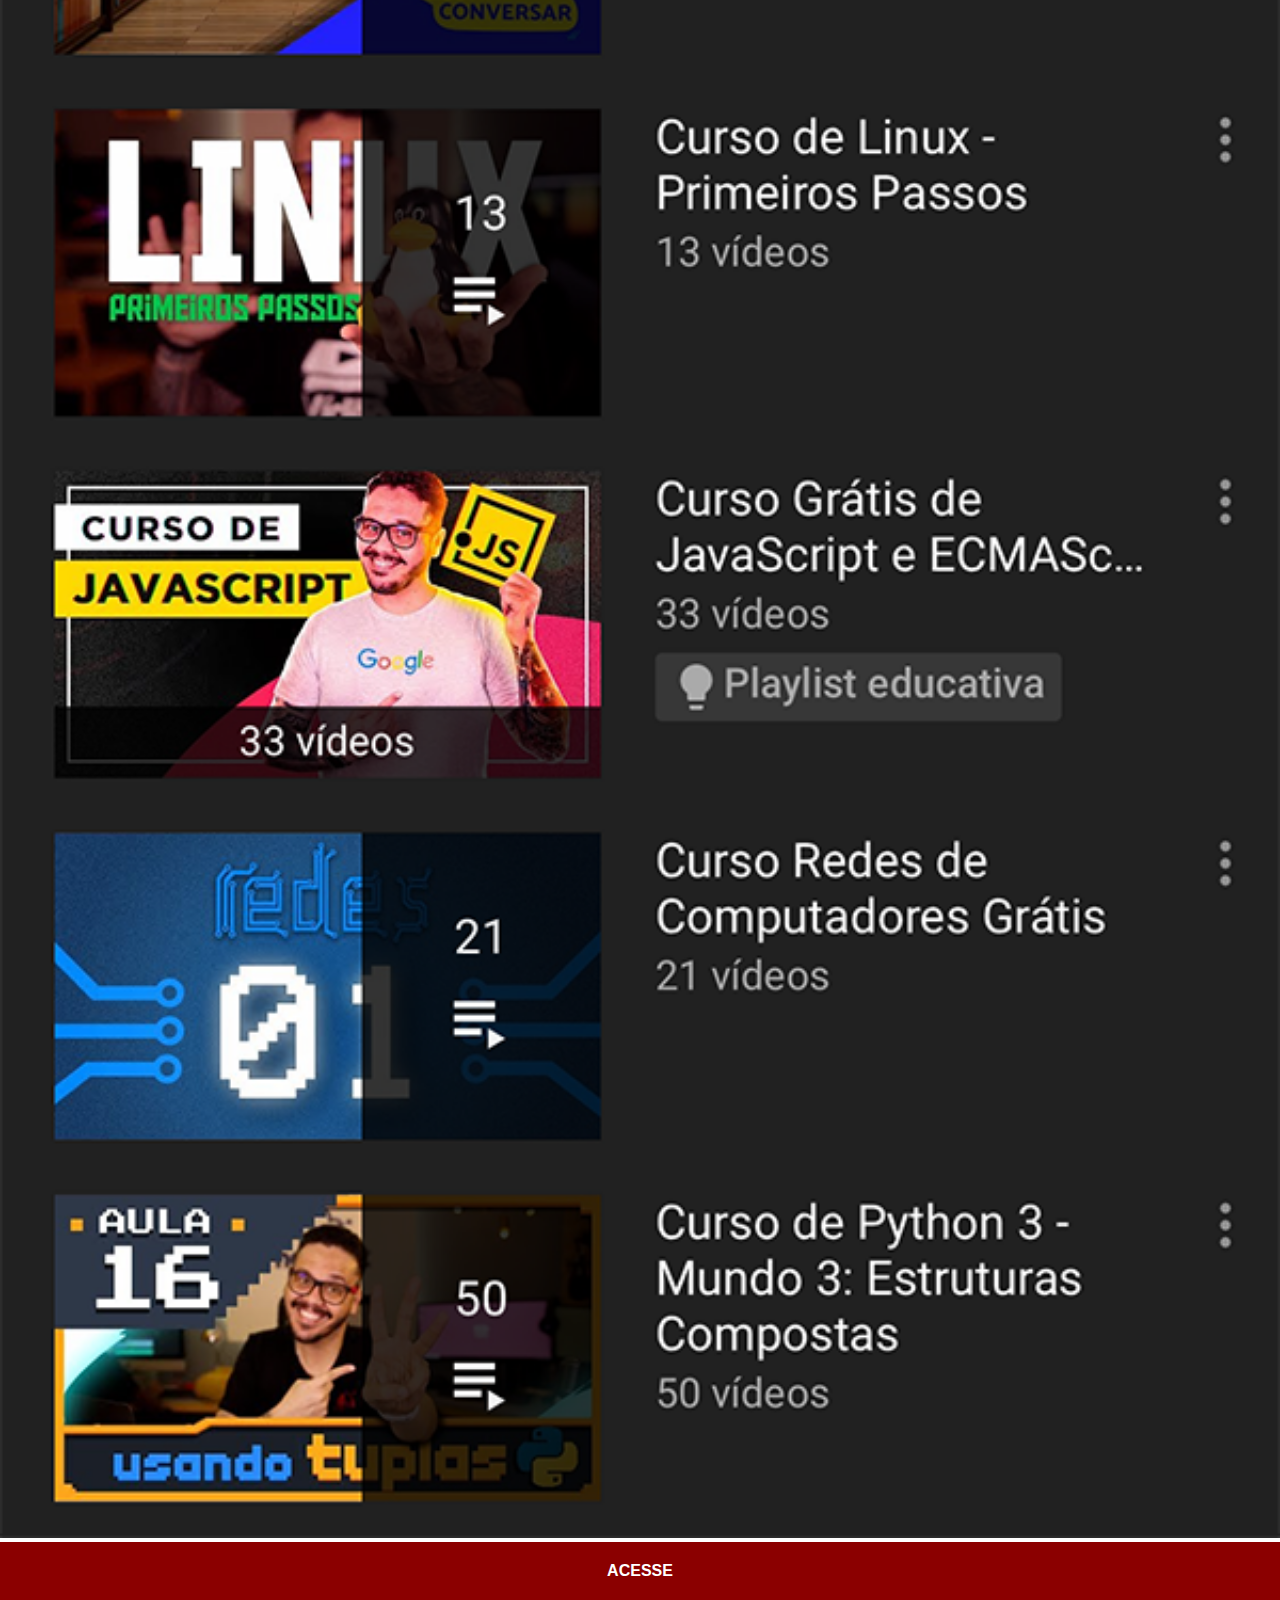
<file: youtube.html>
<!DOCTYPE html>
<html lang="pt-br">
<head>
    <meta charset="UTF-8">
    <meta name="viewport" content="width=device-width, initial-scale=1.0">
    <title>Youtube</title>
    <link rel="stylesheet" href="estilos/social.css">
</head>
<body>
    <img src="imagens/tela-youtube.png" alt="Youtube">
    <a href="https//www.youtube.com/user/cursoemvideo/playlists" target="_blank">ACESSE</a>
</body>
</html>
</file>
<file: estilos/style.css>
@charset "UTF-8";

* {
    margin: 0PX;
    padding: 0px;
}

html, body {
    height: 100vh;
    width: 100vw;
    background-color: black;
}

body {
    background: url('../imagens/fundo-madeira.jpg') no-repeat;
    background-size: cover;
    background-attachment: fixed;    
}

main {
  
    
}

section#telefone {
    height: 454px;
    width: 225px;
    
    position: absolute;
    top: 50%;
    left: 50%;
    transform: translate(-50%, -50%);
    background: url('../imagens/frame-iphone454.png') no-repeat;
}

iframe#tela {
    position: relative;
    top: 58px;
    left: 16px;
    width: 193px;
    height: 341px;
}

section#redes-sociais {
    text-align: right;
}

section#redes-sociais img {
    width: 50px;
    margin: 10px;
    border-radius: 50%;
    box-shadow: 2px 2px 5px rgba(0, 0, 0, 0.400);
    box-sizing: border-box;
}

section#redes-sociais img:hover{
    border: 2px solid rgba(0, 0, 0, 0.637);
    transform: translate(-3px, -3px);
    box-shadow: 5px 5px 10px rgba(0, 0, 0, 0.600);
    transition: transform 0.5s;
}
</file>
<file: estilos/social.css>
@charset "UTF-8";

* {
    margin: 0PX;
    padding: 0px;
    font-family: Arial, Helvetica, sans-serif;
}

::-webkit-scrollbar {
    width: 0px;
    height: 0px;
}

img {
    width: 100vw;
}

a {
    display: block;
    background-color: darkred;
    padding: 20px;
    text-align: center;
    font-weight: bold;
    text-decoration: none;
    color: white;
}

a:hover {
    background-color: red;
}
</file>
